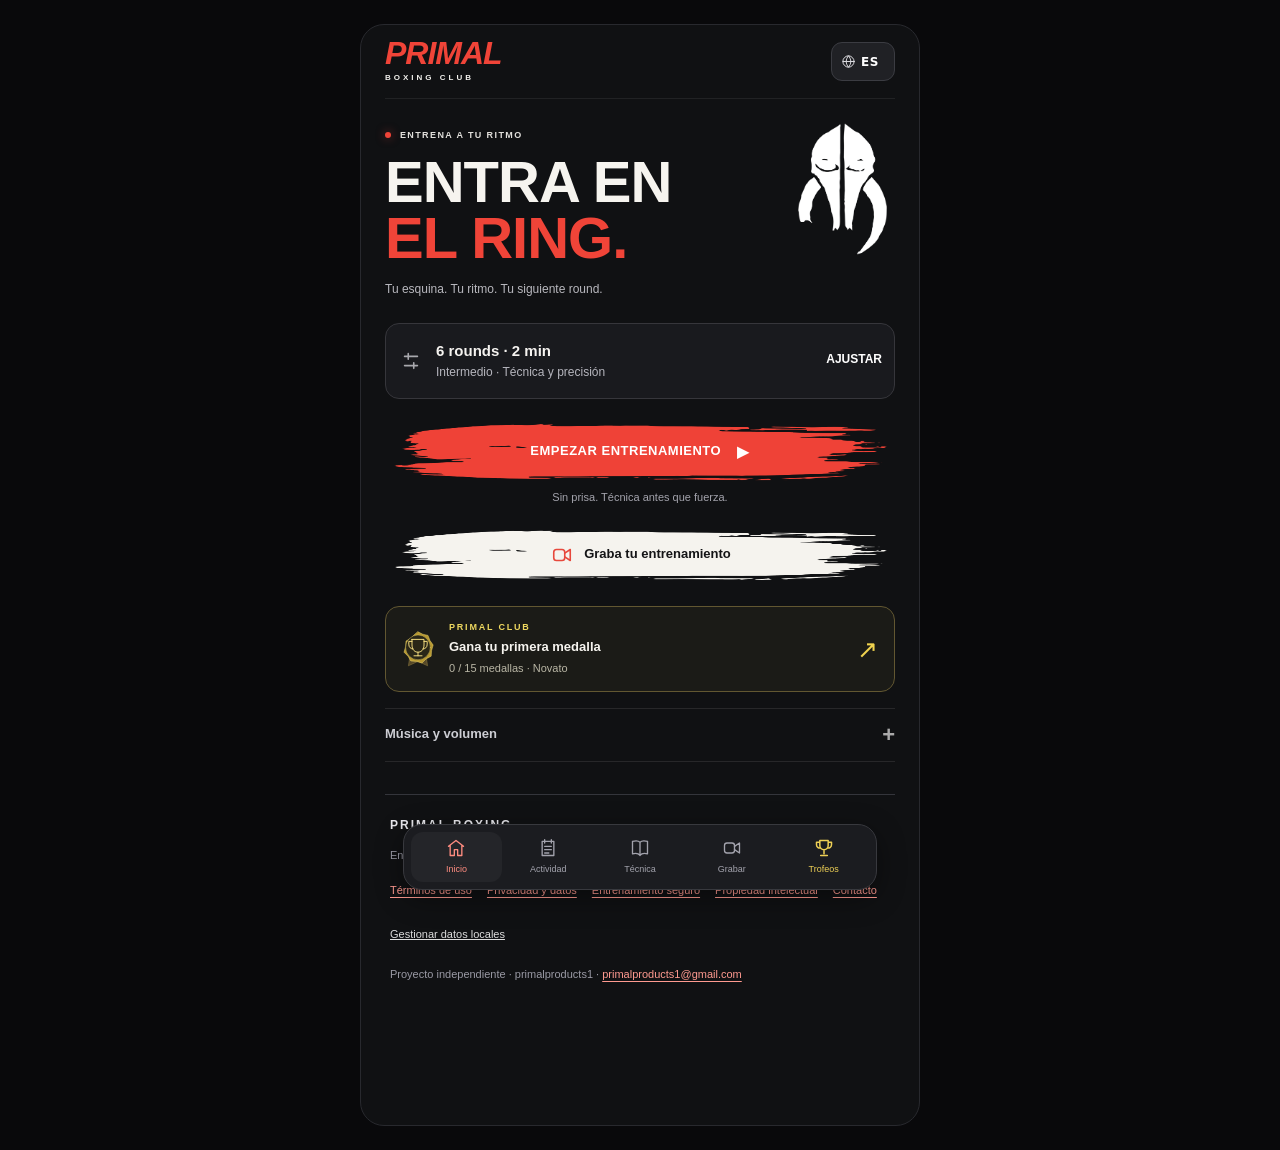
<file: index.html>
<!doctype html><html lang="es"><head><meta charset="utf-8"><meta name="viewport" content="width=device-width,initial-scale=1,viewport-fit=cover"><meta name="theme-color" content="#0b0c0e"><meta name="apple-mobile-web-app-capable" content="yes"><title>PRIMAL Boxing Club · Tu esquina</title><meta name="description" content="PRIMAL Boxing Club: entrenador bilingüe de boxeo con cámara y música."><link rel="icon" href="./primal-favicon.png" type="image/png"><link rel="stylesheet" href="style.css"><link rel="stylesheet" href="loyalty.css"><link rel="stylesheet" href="interface.css"><link rel="stylesheet" href="legal.css"><meta name="referrer" content="no-referrer"><link rel="stylesheet" href="brush-ui.css?v=1"></head><body>
<div class="app-shell">
  <header class="site-header">
    <div class="brand" aria-label="PRIMAL Boxing Club">PRIMAL<span>BOXING CLUB</span></div>
    <div class="header-right"><button id="homeMenu" class="home-menu" type="button">← Inicio</button><label class="language-wrap" for="language"><svg viewBox="0 0 24 24" aria-hidden="true"><circle cx="12" cy="12" r="9"/><path d="M3 12h18M12 3c-5 5-5 13 0 18M12 3c5 5 5 13 0 18"/></svg><select id="language" aria-label="Idioma / Language"><option value="es">ES</option><option value="en">EN</option></select></label>
      <button hidden id="fullscreen" class="circle-button" aria-label="Pantalla completa" title="Pantalla completa"><svg viewBox="0 0 24 24"><path d="M9 4H4v5m11-5h5v5M4 15v5h5m11-5v5h-5"/></svg></button>
    </div>
  </header>
  <main>
    <section class="welcome" aria-label="Tu entrenador PRIMAL">
      <p class="eyebrow"><span class="red-dot"></span> ENTRENA A TU RITMO</p>
      <h1>ENTRA EN<br><em>EL RING.</em></h1>
      <p class="hero-subtitle">Tu esquina. Tu ritmo. Tu siguiente round.</p>
      <div class="hero-character-frame">
        <div class="hero-halo"></div>
        <img class="hero-character" src="./primal.png" alt="Símbolo de PRIMAL en blanco y negro" width="1024" height="1536" fetchpriority="high">
        <span class="hero-mark">NO EXCUSES. JUST ROUNDS.</span>
      </div>
      <div class="hero-stats"><span><strong>114</strong><small>COMBOS</small></span><i></i><span><strong>3</strong><small>NIVELES</small></span><i></i><span><strong>100%</strong><small>A TU RITMO</small></span></div>
    </section>

    <button class="session-chip" data-sheet="settingsSheet" aria-label="Configurar sesión">
      <span class="chip-icon"><svg viewBox="0 0 24 24"><path d="M5 7h14M5 17h14M9 4v6m6 4v6"/></svg></span>
      <span><b id="sessionSummary">6 rounds · 2 min</b><small id="sessionDetail">Intermedio · Técnica y precisión</small></span>
      <span class="chip-edit">AJUSTAR</span>
    </button>

    <div class="record-tools"><button id="recordSetup" class="record-cta" data-sheet="recordSheet" type="button"><span class="record-action-icon" aria-hidden="true"><svg viewBox="0 0 24 24"><rect x="3" y="6" width="12" height="12" rx="3"/><path d="m15 10 6-4v12l-6-4"/></svg></span><span class="record-action-copy"><b id="recordActionTitle">Graba tu entrenamiento</b><small id="recordActionHint">Guarda el video y compártelo al terminar.</small></span><span class="record-action-arrow" aria-hidden="true">›</span></button><button id="recordStop" class="record-stop" type="button" hidden>■ Detener video</button></div>


    <section class="ring" aria-label="Entrenamiento" aria-live="off">
      <div class="ring-top"><span class="round-phase"><span class="phase-dot"></span><span id="phase">EN TU ESQUINA</span></span><span id="recBadge" class="rec-badge" hidden>● REC</span><span id="round">ROUND 01 / 06</span></div>
      <div class="clock-face character-stage"><div class="clock-inner">
        <span class="clock-caption" id="clockCaption">TIEMPO POR ROUND</span>
        <div id="timer" class="timer" role="timer" aria-label="Tiempo restante">02:00</div>
      </div></div>
      <div class="timeline"><div id="progress"></div></div>
      <div class="round-divider"><span id="comboLabel">PREPARA LA GUARDIA</span><span id="counter">00 COMBOS</span></div>
      <div id="sequence" class="sequence" aria-live="polite"><span class="ready-word">Manos arriba.</span></div>
      <p id="cue" class="cue">Escucha la combinación y sigue tu ritmo.</p>
      <div class="execution-control"><label for="gapLive">Tiempo para ejecutar <strong id="gapLiveValue">2 s</strong></label><input id="gapLive" type="range" min="1" max="12" step="1" value="2"><p id="executionStatus"></p><small>La pausa empieza al terminar la voz. Puedes ajustarla aquí.</small></div><div class="ring-bottom"><button id="voiceQuick" aria-label="Activar o desactivar instrucciones de voz" aria-pressed="true"><svg viewBox="0 0 24 24"><path d="M11 5 6 9H3v6h3l5 4V5Zm4 3c3 2 3 6 0 8m3-11c5 4 5 10 0 14"/></svg><span id="voiceStatus">Voz activada</span></button><button id="skip" disabled>SIGUIENTE COMBO <span aria-hidden="true">↻</span></button></div>
    </section>

    <div class="transport"><button class="start" id="start">EMPEZAR ENTRENAMIENTO <span aria-hidden="true">▶</span></button><button id="stop" class="secondary" disabled>Finalizar sesión</button></div>
    <p class="session-footnote" id="sessionFootnote">UNA COMBINACIÓN A LA VEZ.</p>
<aside id="musicDock" class="primal-music-dock" aria-label="Música de fondo">
  <audio id="backgroundMusic" src="./audio/primal-background.mp3?v=20261024-edm" loop preload="metadata" playsinline></audio>
  <div class="primal-music-heading"><span class="primal-music-symbol" aria-hidden="true">♫</span><span><strong>PRIMAL · Música de fondo</strong><small>Música del usuario · volumen reducido</small></span></div>
  <div class="primal-music-actions"><button id="musicToggle" type="button" aria-pressed="false">♫ Desactivar música</button><label for="musicVolume">Volumen relativo <input id="musicVolume" type="range" min="0" max="100" value="100" aria-label="Volumen de música"></label></div>
  <p id="musicStatus" class="primal-music-status" role="status">La música continúa en preparación, rounds y descansos, y se repite al terminar.</p>
</aside>
  </main>
  <footer class="legal-footer" aria-label="Información legal">
    <strong>PRIMAL BOXING</strong><p>Entrena a tu ritmo. Cuida tu cuerpo.</p>
    <nav aria-label="Enlaces legales"><a href="legal.html#terminos" target="_blank" rel="noopener">Términos de uso</a><a href="legal.html#privacidad" target="_blank" rel="noopener">Privacidad y datos</a><a href="legal.html#seguridad" target="_blank" rel="noopener">Entrenamiento seguro</a><a href="legal.html#derechos" target="_blank" rel="noopener">Propiedad intelectual</a><a href="legal.html#contacto" target="_blank" rel="noopener">Contacto</a></nav>
    <button type="button" id="privacyControls">Gestionar datos locales</button>
    <p class="legal-fine">Proyecto independiente · <span data-legal="displayName"></span> · <a data-contact></a></p>
  </footer>
  <nav class="tab-bar" aria-label="Navegación principal">
    <button class="selected" id="trainTab"><svg viewBox="0 0 24 24"><path d="m3 10 9-7 9 7M5 9v12h5v-7h4v7h5V9"/></svg><span>Inicio</span></button>
    <button data-sheet="historySheet"><svg viewBox="0 0 24 24"><path d="M5 4h14v17H5zM8 2v4m8-4v4M8 10h8m-8 4h8m-8 4h5"/></svg><span>Actividad</span></button>
    <button data-sheet="guideSheet"><svg viewBox="0 0 24 24"><path d="M12 5v16M3 4c4-1 7-1 9 1 2-2 5-2 9-1v15c-4-1-7-1-9 2-2-3-5-3-9-2V4Z"/></svg><span>Técnica</span></button>
  </nav>
</div>
<div id="recordStage" class="record-stage" hidden aria-label="Vista previa de grabación">
  <canvas id="recordCanvas" class="record-canvas" width="720" height="1280" aria-label="Vista de cámara, tiempo y combinación"></canvas>
  <div class="record-stage-controls">
    <button id="recordStageMusic" class="record-stage-sound" type="button" aria-label="Pausar o reproducir la música">▶ Música</button><button id="recordStageSound" class="record-stage-sound" type="button" aria-label="Probar voz del entrenador">◖)) Probar voz</button>
    <button id="recordStageHome" class="record-stage-sound" type="button">← Inicio</button><button id="recordStageStop" class="record-stage-stop" type="button">■ Detener video</button>
  </div>
</div>
<dialog id="settingsSheet" class="sheet"><div class="handle"></div><div class="sheet-header"><h2>Tu sesión</h2><button data-close class="done">Listo</button></div><div class="sheet-body"><p class="section-label">ENTRENAMIENTO</p><form id="settings"><fieldset id="config"><div class="group"><label>Nivel<select id="level"><option value="1">Principiante</option><option value="2" selected>Intermedio</option><option value="3">Avanzado</option></select></label><label>Enfoque<select id="focus"><option value="all">Completo</option><option value="technique" selected>Técnica y precisión</option><option value="body">Trabajo al cuerpo</option><option value="defense">Defensa y pasos</option></select></label><label>Guardia<select id="stance"><option value="orthodox">Diestra</option><option value="southpaw">Zurda</option></select></label></div><p class="section-label">TIEMPOS</p><div class="group"><label>Rounds<input id="rounds" type="number" min="1" max="20" value="6" required inputmode="numeric"></label><label>Round <span class="unit">seg</span><input id="work" type="number" min="10" max="900" value="120" required inputmode="numeric"></label><label>Descanso <span class="unit">seg</span><input id="rest" type="number" min="0" max="300" value="30" required inputmode="numeric"></label><label>Preparación <span class="unit">seg</span><input id="prepare" type="number" min="3" max="60" value="10" required inputmode="numeric"></label></div><div class="group range-group"><label>Tiempo para ejecutar <span id="gapValue">2 s</span><input id="gap" type="range" min="1" max="12" value="2"></label></div><p class="field-note">La pausa empieza cuando termina la voz.</p><div class="presets"><button type="button" data-preset="beginner">Suave</button><button type="button" data-preset="classic">Clásico 3′</button><button type="button" data-preset="quick">10 minutos</button></div></fieldset></form><div class="total"><span>Duración total</span><strong id="total">14:40</strong></div><p class="section-label">TU ENTRENADOR</p><div class="group"><label class="toggle">Instrucciones por voz<input id="voice" type="checkbox" role="switch" checked></label><label class="toggle">Campana<input id="bell" type="checkbox" role="switch" checked></label><label class="voice-row">Voz del entrenador<select id="voices"><option>Buscando voces…</option></select></label></div><div class="group range-group"><label>Tono natural PRIMAL<input id="pitch" type="range" min="0.6" max="1.3" step="0.1" value="1"></label><label>Velocidad<input id="rate" type="range" min="0.7" max="1.3" step="0.1" value="1"></label></div><button id="testVoice" class="outline">Escuchar entrenador</button><p class="field-note" id="audioNote">La voz depende de tu dispositivo.</p><p class="field-note">Mantén la pantalla abierta. Al salir, la sesión se pausa.</p></div></dialog>
<dialog id="historySheet" class="sheet"><div class="handle"></div><div class="sheet-header"><h2>Tu actividad</h2><button data-close class="done">Listo</button></div><div class="sheet-body"><p class="sheet-intro">Cada round cuenta.</p><div id="history" class="history"></div><button id="clearHistory" class="text-button">Borrar historial</button><p class="field-note">Tus sesiones se guardan en este dispositivo. El contador registra combos indicados, no golpes detectados.</p></div></dialog>
<dialog id="guideSheet" class="sheet"><div class="handle"></div><div class="sheet-header"><h2>La técnica primero</h2><button data-close class="done">Listo</button></div><div class="sheet-body"><p class="sheet-intro">Aprende. Practica. Repite.</p><p class="field-note">Calienta antes de empezar. Practica sombra o saco con espacio libre. Para trabajo de contacto, busca un entrenador.</p><details open><summary>Golpes y movimientos</summary><p class="field-note">1–6: golpes básicos. C: cuerpo. Las manos adelantada y atrasada cambian según tu guardia.</p><div id="dictionary" class="dictionary"></div></details><details><summary>Tus combinaciones</summary><p id="catalogCount" class="field-note"></p><div id="catalog" class="catalog"></div></details><details><summary>Sobre PRIMAL</summary><p class="field-note">Secuencias de golpes, defensa y desplazamientos para practicar a tu ritmo. Las indicaciones son generales y no sustituyen la supervisión de un entrenador.</p><p class="field-note">Aplicación de entrenamiento independiente. La voz depende del dispositivo.</p></details></div></dialog>

<dialog id="recordSheet" class="sheet record-sheet">
  <div class="handle"></div>
  <div class="sheet-header"><h2>Graba tu entrenamiento</h2><button data-close class="done">Cerrar</button></div>
  <div class="sheet-body">
    <p class="record-lead">Tu video mostrará las combinaciones y guardará la misma voz PRIMAL y música que escuchas mientras grabas.</p>
    <video id="cameraPreview" class="camera-preview" autoplay muted playsinline hidden></video>
    <p class="record-hint">Al empezar, verás la grabación en pantalla completa tal como quedará en el video.</p>
    <div class="record-config"><label>Cámara<select id="cameraDirection"><option value="user">Frontal</option><option value="environment">Trasera</option></select></label>
    <label class="record-mic">Grabar sonido ambiente <input id="recordMicrophone" type="checkbox"></label></div>
    <p class="record-hint">El micrófono está desactivado para evitar eco. La voz PRIMAL y la música se incluyen directamente en el video, sin necesitar el micrófono.</p>
    <p class="record-hint">La misma voz PRIMAL se escucha al entrenar, al grabar y en el video guardado. La velocidad configurada se aplica en ambos modos.</p>
    <p id="recordMessage" class="record-message" role="status">Pulsa Grabar y entrenar. Incluiremos la voz en el video.</p>
    <button id="recordStart" class="start record-start" type="button">● Grabar y entrenar en pantalla completa</button>
    <div id="recordResultTitle" hidden><h3>Tu grabación</h3><p class="record-hint">Revisa el video y guárdalo antes de cerrar la página.</p></div>
    <video id="recordedVideo" class="recorded-video" controls playsinline hidden></video>
    <a id="downloadRecording" class="record-save" href="#" hidden download>↓ Guardar video</a>
    <button id="shareRecording" class="record-secondary" hidden>Compartir / Guardar en Fotos</button>
    <button id="newRecording" class="record-secondary" hidden>Iniciar otra grabación</button>
    <p class="record-hint">Graba solo a personas que lo hayan autorizado. Antes de compartir, comprueba que tienes permiso para publicar la imagen, la voz y la música del video. <a href="legal.html#grabaciones" target="_blank" rel="noopener">Más información</a>.</p><p class="record-privacy">Video local: no se sube a ningún servidor.</p>
  </div>
</dialog>
<script src="storage-migration.js"></script><script src="legal-config.js"></script><script src="music-playlist.js?v=20261024-edm"></script><script src="i18n.js"></script><script src="core.js"></script><script src="voice-bank.js"></script><script src="coach.js?v=20261014-r2"></script><script src="app.js"></script><script src="mobile.js"></script><script src="music.js?v=20261024-rest-loop"></script><script src="recorder.js"></script><script src="home.js"></script><script src="loyalty-core.js"></script><script src="loyalty.js"></script><script src="interface.js?v=20261014-r2"></script><script src="legal.js"></script><script src="brush-ui.js?v=1"></script></body></html>
</file>
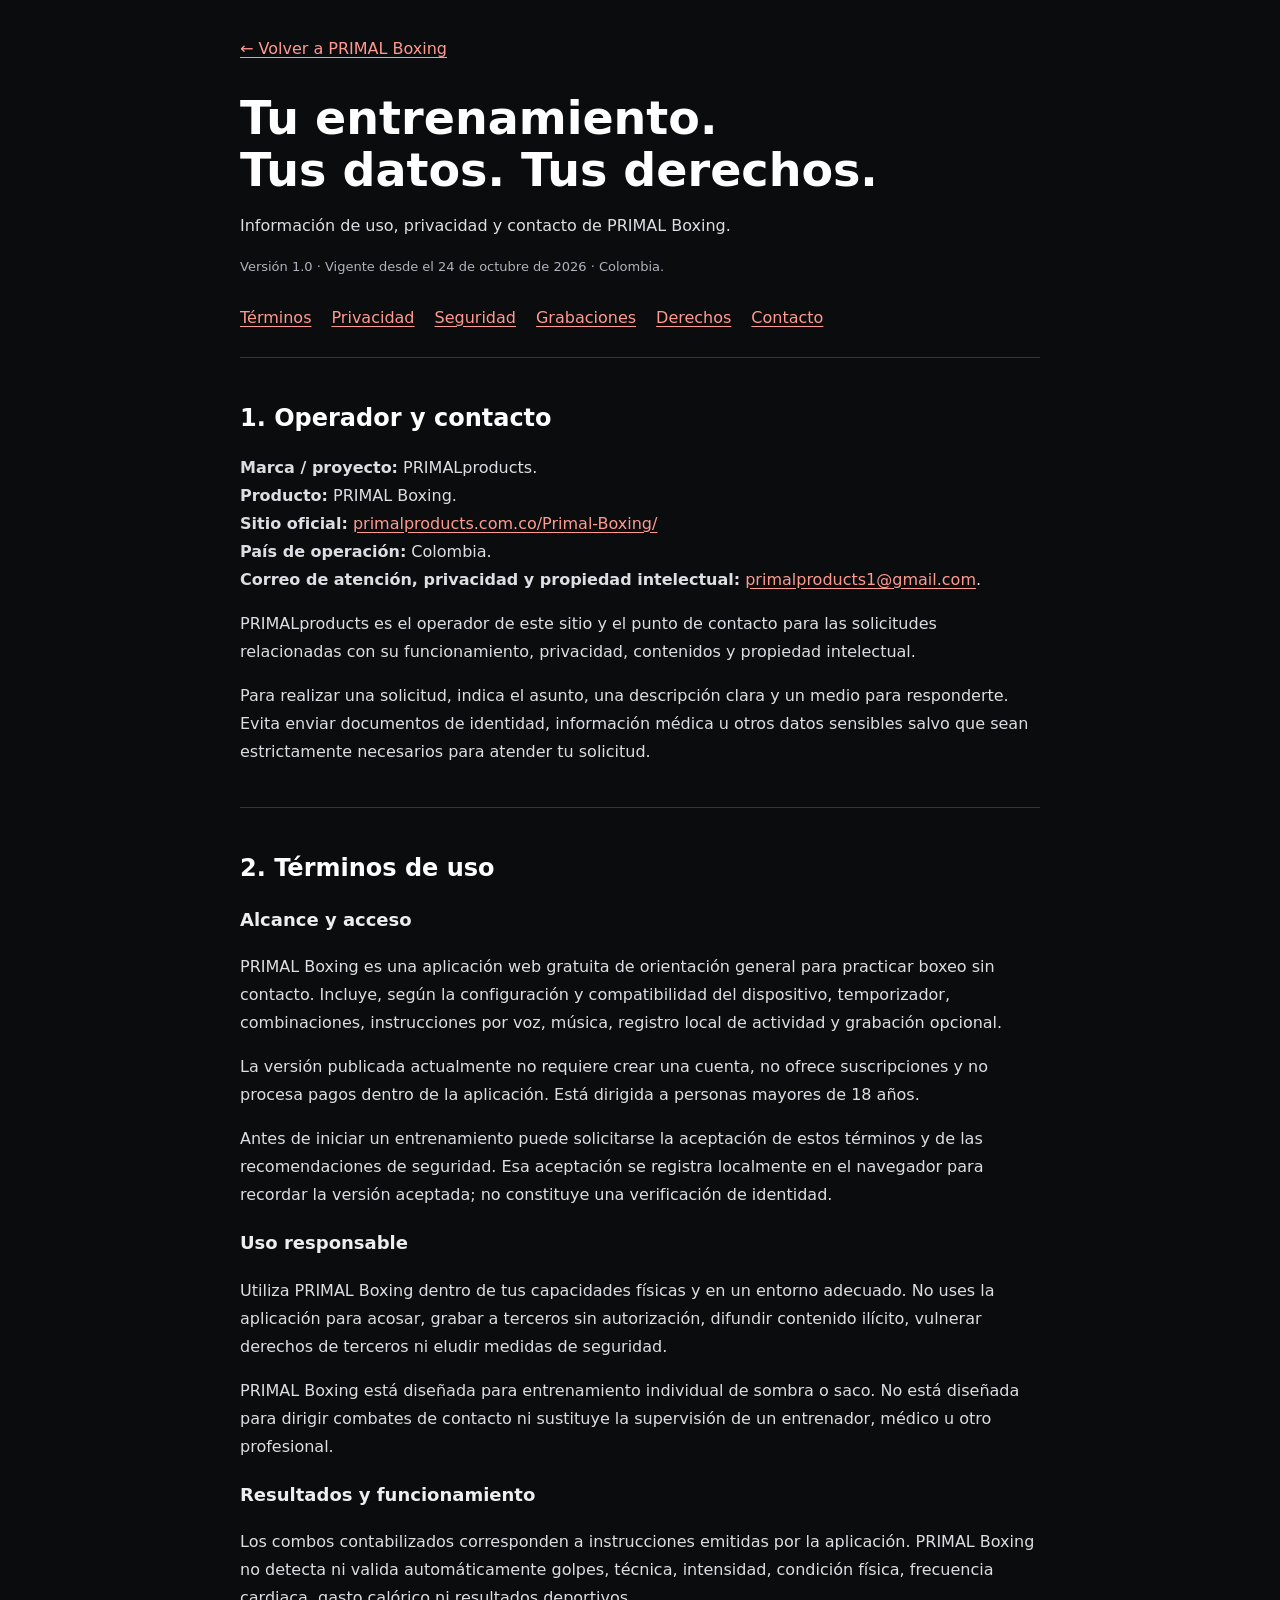
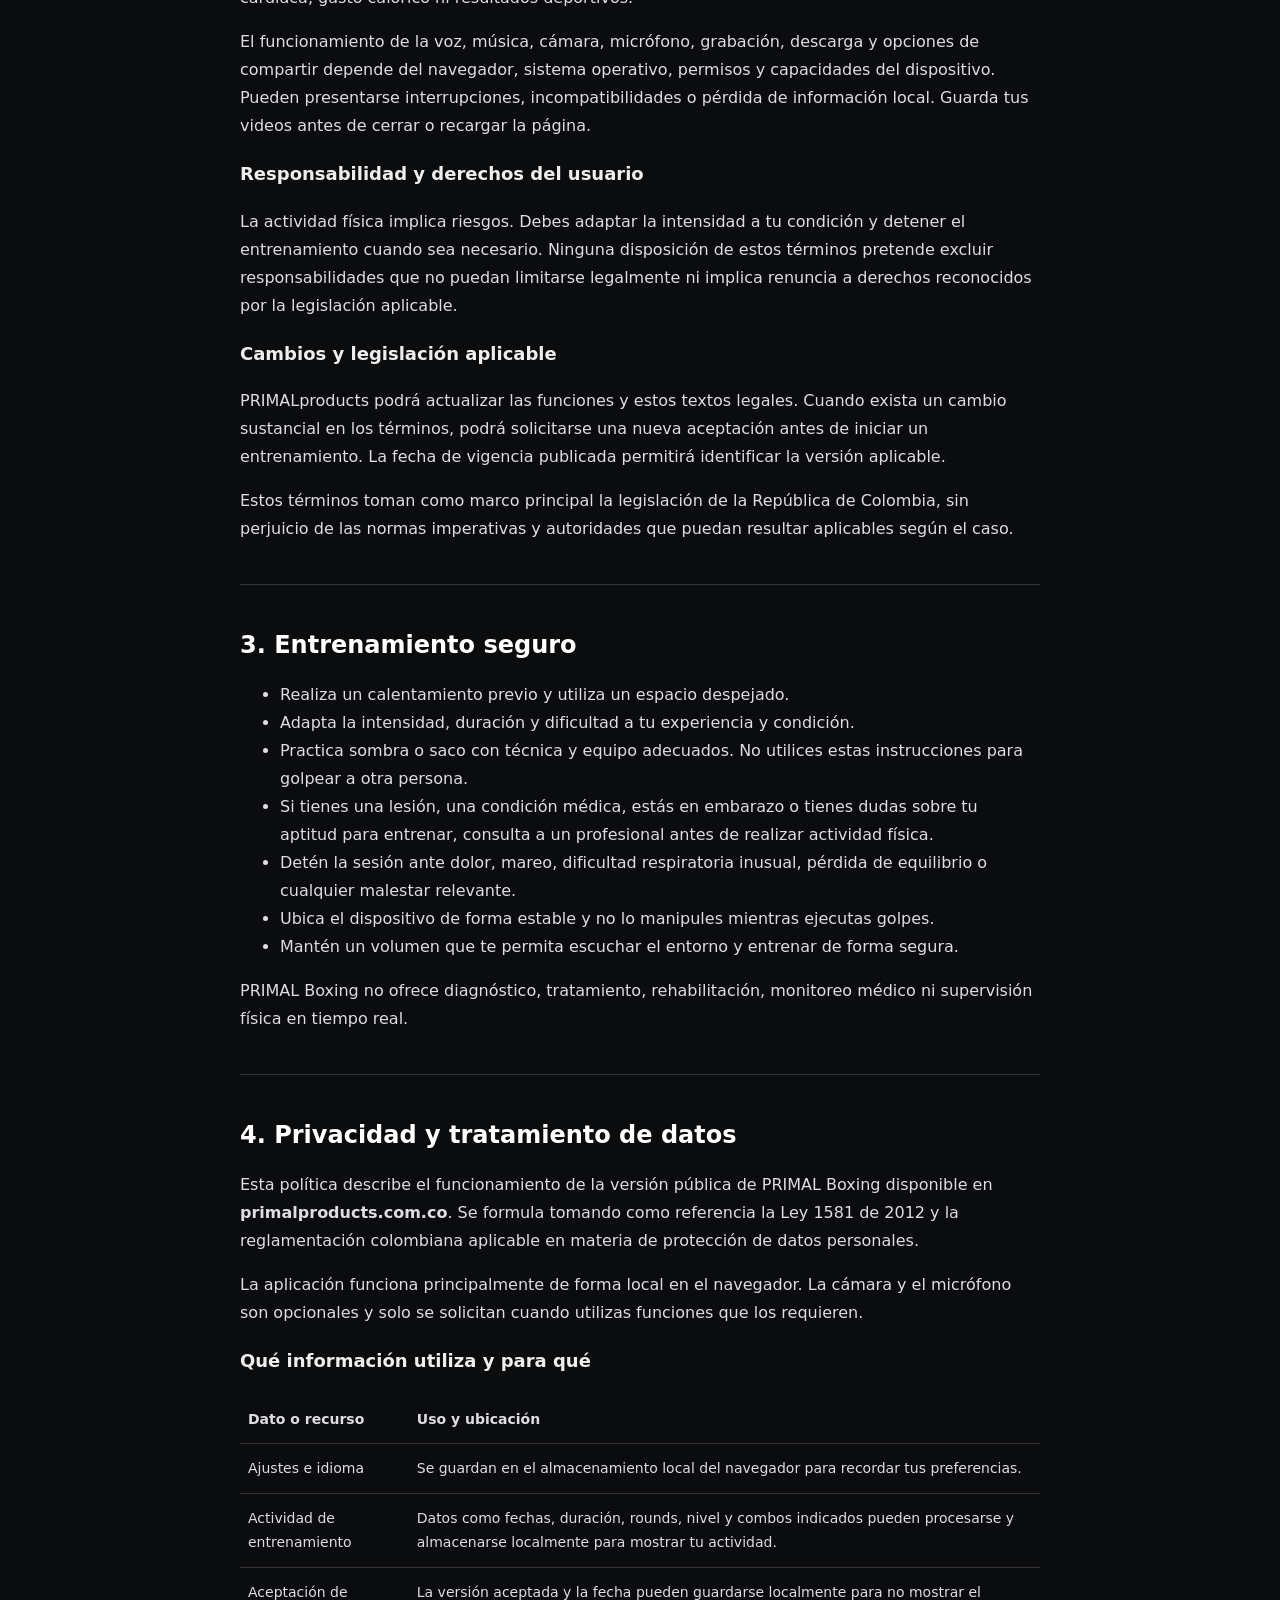
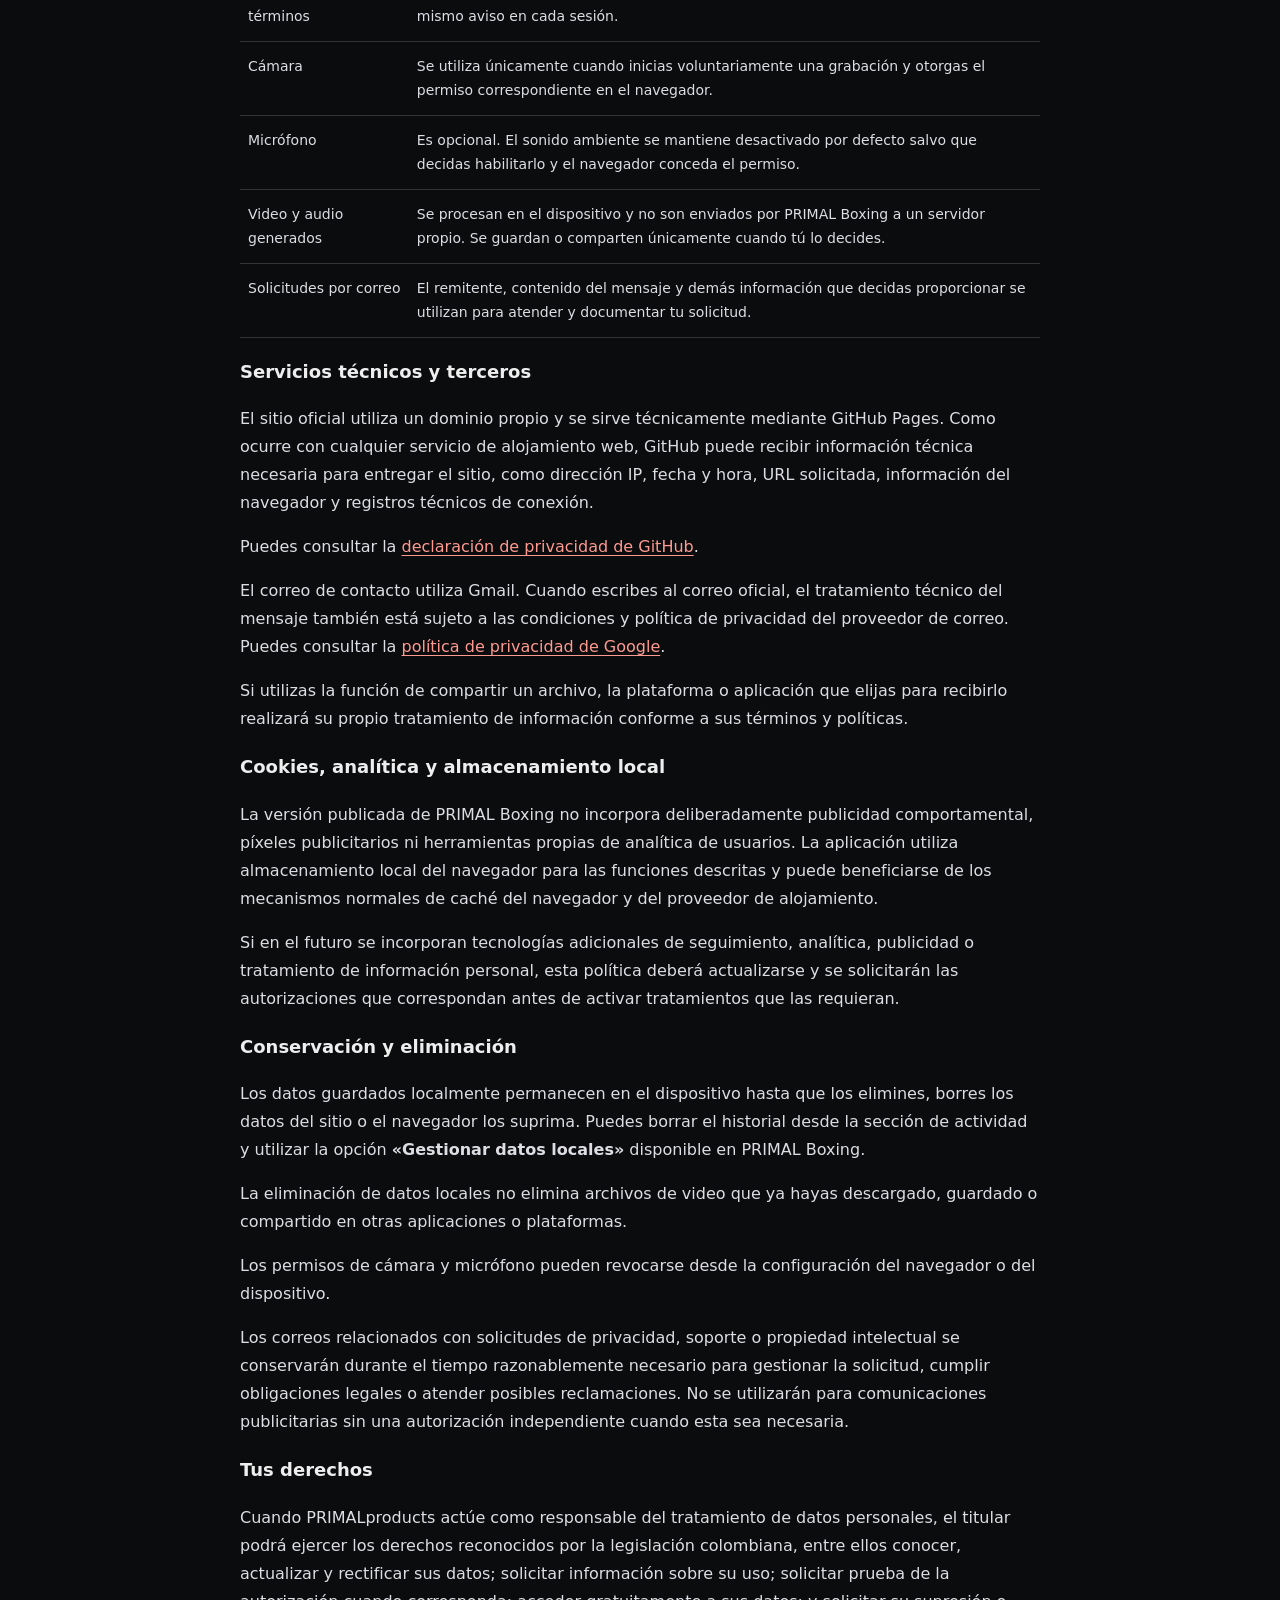
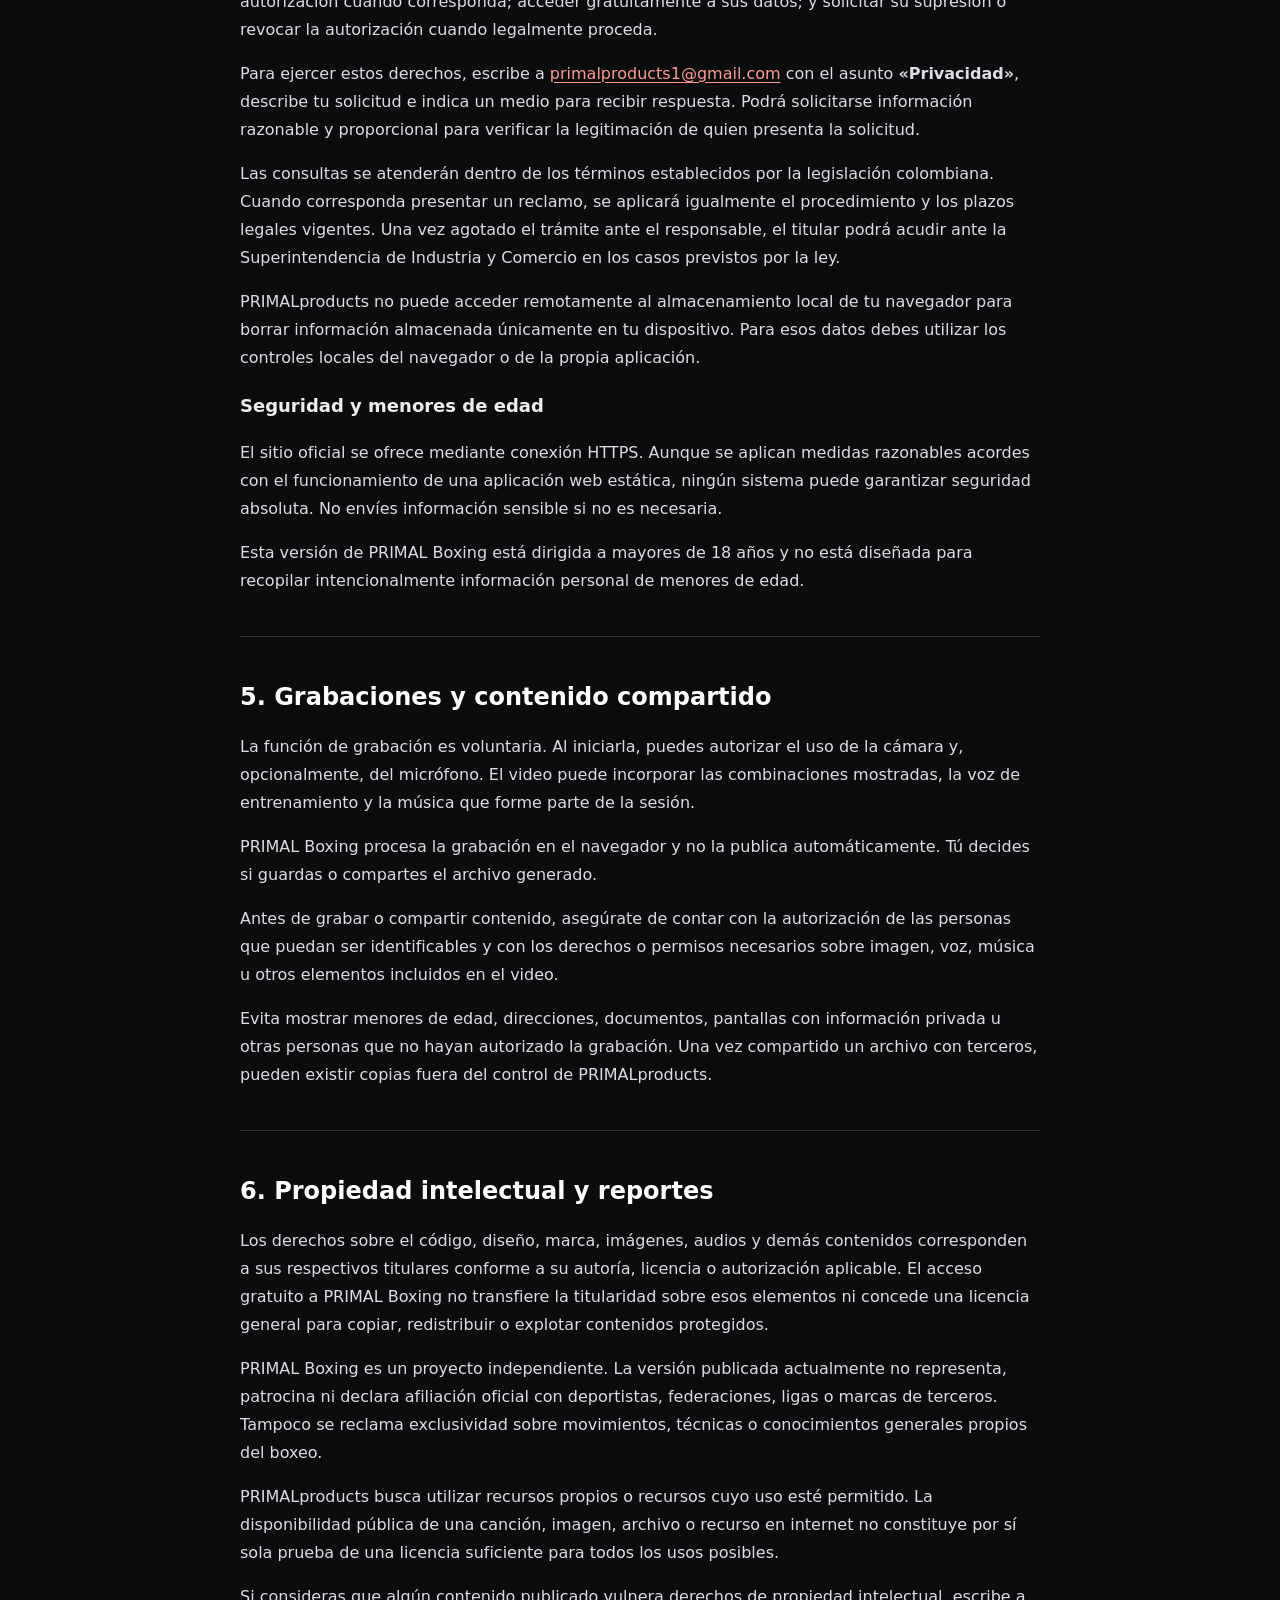
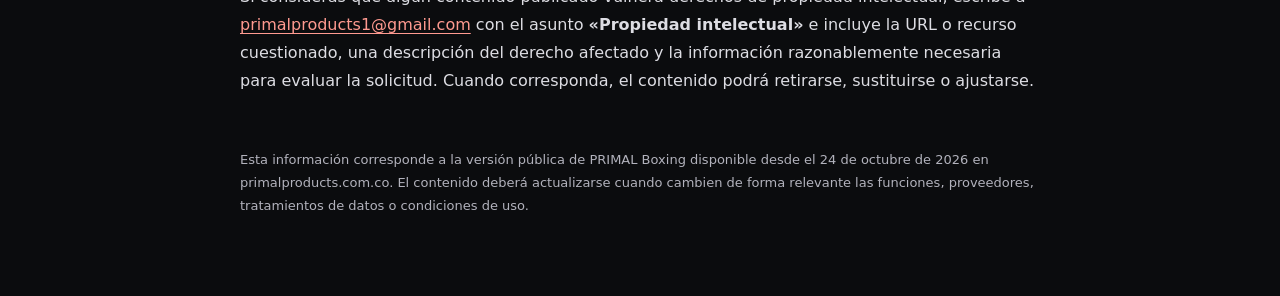
<file: legal.html>
<!doctype html>
<html lang="es">
<head>
  <meta charset="utf-8">
  <meta name="viewport" content="width=device-width,initial-scale=1">
  <meta name="referrer" content="no-referrer">
  <meta name="theme-color" content="#0b0c0e">

  <title>Información legal · PRIMAL Boxing | PRIMALproducts</title>
  <meta name="description" content="Términos de uso, privacidad, seguridad, grabaciones, propiedad intelectual y contacto de PRIMAL Boxing.">
  <link rel="canonical" href="https://primalproducts.com.co/Primal-Boxing/legal.html">
  <link rel="icon" href="primal-favicon.png">
  <link rel="stylesheet" href="legal.css">
</head>

<body class="legal-page">
<main>
  <a class="back" href="./">← Volver a PRIMAL Boxing</a>

  <h1>Tu entrenamiento.<br>Tus datos. Tus derechos.</h1>
  <p>Información de uso, privacidad y contacto de PRIMAL Boxing.</p>
  <p class="meta">Versión 1.0 · Vigente desde el 24 de octubre de 2026 · Colombia.</p>

  <nav aria-label="Contenido legal">
    <a href="#terminos">Términos</a>
    <a href="#privacidad">Privacidad</a>
    <a href="#seguridad">Seguridad</a>
    <a href="#grabaciones">Grabaciones</a>
    <a href="#derechos">Derechos</a>
    <a href="#contacto">Contacto</a>
  </nav>

  <section id="contacto">
    <h2>1. Operador y contacto</h2>

    <p>
      <strong>Marca / proyecto:</strong> PRIMALproducts.<br>
      <strong>Producto:</strong> PRIMAL Boxing.<br>
      <strong>Sitio oficial:</strong>
      <a href="https://primalproducts.com.co/Primal-Boxing/" target="_blank" rel="noopener noreferrer">
        primalproducts.com.co/Primal-Boxing/
      </a><br>
      <strong>País de operación:</strong> Colombia.<br>
      <strong>Correo de atención, privacidad y propiedad intelectual:</strong>
      <a href="mailto:primalproducts1@gmail.com">primalproducts1@gmail.com</a>.
    </p>

    <p>
      PRIMALproducts es el operador de este sitio y el punto de contacto para las solicitudes relacionadas
      con su funcionamiento, privacidad, contenidos y propiedad intelectual.
    </p>

    <p>
      Para realizar una solicitud, indica el asunto, una descripción clara y un medio para responderte.
      Evita enviar documentos de identidad, información médica u otros datos sensibles salvo que sean
      estrictamente necesarios para atender tu solicitud.
    </p>
  </section>

  <section id="terminos">
    <h2>2. Términos de uso</h2>

    <h3>Alcance y acceso</h3>
    <p>
      PRIMAL Boxing es una aplicación web gratuita de orientación general para practicar boxeo sin contacto.
      Incluye, según la configuración y compatibilidad del dispositivo, temporizador, combinaciones,
      instrucciones por voz, música, registro local de actividad y grabación opcional.
    </p>

    <p>
      La versión publicada actualmente no requiere crear una cuenta, no ofrece suscripciones y no procesa
      pagos dentro de la aplicación. Está dirigida a personas mayores de 18 años.
    </p>

    <p>
      Antes de iniciar un entrenamiento puede solicitarse la aceptación de estos términos y de las
      recomendaciones de seguridad. Esa aceptación se registra localmente en el navegador para recordar
      la versión aceptada; no constituye una verificación de identidad.
    </p>

    <h3>Uso responsable</h3>
    <p>
      Utiliza PRIMAL Boxing dentro de tus capacidades físicas y en un entorno adecuado. No uses la
      aplicación para acosar, grabar a terceros sin autorización, difundir contenido ilícito, vulnerar
      derechos de terceros ni eludir medidas de seguridad.
    </p>

    <p>
      PRIMAL Boxing está diseñada para entrenamiento individual de sombra o saco. No está diseñada para
      dirigir combates de contacto ni sustituye la supervisión de un entrenador, médico u otro profesional.
    </p>

    <h3>Resultados y funcionamiento</h3>
    <p>
      Los combos contabilizados corresponden a instrucciones emitidas por la aplicación. PRIMAL Boxing
      no detecta ni valida automáticamente golpes, técnica, intensidad, condición física, frecuencia
      cardiaca, gasto calórico ni resultados deportivos.
    </p>

    <p>
      El funcionamiento de la voz, música, cámara, micrófono, grabación, descarga y opciones de compartir
      depende del navegador, sistema operativo, permisos y capacidades del dispositivo. Pueden presentarse
      interrupciones, incompatibilidades o pérdida de información local. Guarda tus videos antes de cerrar
      o recargar la página.
    </p>

    <h3>Responsabilidad y derechos del usuario</h3>
    <p>
      La actividad física implica riesgos. Debes adaptar la intensidad a tu condición y detener el
      entrenamiento cuando sea necesario. Ninguna disposición de estos términos pretende excluir
      responsabilidades que no puedan limitarse legalmente ni implica renuncia a derechos reconocidos
      por la legislación aplicable.
    </p>

    <h3>Cambios y legislación aplicable</h3>
    <p>
      PRIMALproducts podrá actualizar las funciones y estos textos legales. Cuando exista un cambio
      sustancial en los términos, podrá solicitarse una nueva aceptación antes de iniciar un entrenamiento.
      La fecha de vigencia publicada permitirá identificar la versión aplicable.
    </p>

    <p>
      Estos términos toman como marco principal la legislación de la República de Colombia, sin perjuicio
      de las normas imperativas y autoridades que puedan resultar aplicables según el caso.
    </p>
  </section>

  <section id="seguridad">
    <h2>3. Entrenamiento seguro</h2>

    <ul>
      <li>Realiza un calentamiento previo y utiliza un espacio despejado.</li>
      <li>Adapta la intensidad, duración y dificultad a tu experiencia y condición.</li>
      <li>Practica sombra o saco con técnica y equipo adecuados. No utilices estas instrucciones para golpear a otra persona.</li>
      <li>Si tienes una lesión, una condición médica, estás en embarazo o tienes dudas sobre tu aptitud para entrenar, consulta a un profesional antes de realizar actividad física.</li>
      <li>Detén la sesión ante dolor, mareo, dificultad respiratoria inusual, pérdida de equilibrio o cualquier malestar relevante.</li>
      <li>Ubica el dispositivo de forma estable y no lo manipules mientras ejecutas golpes.</li>
      <li>Mantén un volumen que te permita escuchar el entorno y entrenar de forma segura.</li>
    </ul>

    <p>
      PRIMAL Boxing no ofrece diagnóstico, tratamiento, rehabilitación, monitoreo médico ni supervisión
      física en tiempo real.
    </p>
  </section>

  <section id="privacidad">
    <h2>4. Privacidad y tratamiento de datos</h2>

    <p>
      Esta política describe el funcionamiento de la versión pública de PRIMAL Boxing disponible en
      <strong>primalproducts.com.co</strong>. Se formula tomando como referencia la Ley 1581 de 2012 y
      la reglamentación colombiana aplicable en materia de protección de datos personales.
    </p>

    <p>
      La aplicación funciona principalmente de forma local en el navegador. La cámara y el micrófono
      son opcionales y solo se solicitan cuando utilizas funciones que los requieren.
    </p>

    <h3>Qué información utiliza y para qué</h3>

    <table>
      <thead>
        <tr>
          <th>Dato o recurso</th>
          <th>Uso y ubicación</th>
        </tr>
      </thead>
      <tbody>
        <tr>
          <td>Ajustes e idioma</td>
          <td>Se guardan en el almacenamiento local del navegador para recordar tus preferencias.</td>
        </tr>
        <tr>
          <td>Actividad de entrenamiento</td>
          <td>Datos como fechas, duración, rounds, nivel y combos indicados pueden procesarse y almacenarse localmente para mostrar tu actividad.</td>
        </tr>
        <tr>
          <td>Aceptación de términos</td>
          <td>La versión aceptada y la fecha pueden guardarse localmente para no mostrar el mismo aviso en cada sesión.</td>
        </tr>
        <tr>
          <td>Cámara</td>
          <td>Se utiliza únicamente cuando inicias voluntariamente una grabación y otorgas el permiso correspondiente en el navegador.</td>
        </tr>
        <tr>
          <td>Micrófono</td>
          <td>Es opcional. El sonido ambiente se mantiene desactivado por defecto salvo que decidas habilitarlo y el navegador conceda el permiso.</td>
        </tr>
        <tr>
          <td>Video y audio generados</td>
          <td>Se procesan en el dispositivo y no son enviados por PRIMAL Boxing a un servidor propio. Se guardan o comparten únicamente cuando tú lo decides.</td>
        </tr>
        <tr>
          <td>Solicitudes por correo</td>
          <td>El remitente, contenido del mensaje y demás información que decidas proporcionar se utilizan para atender y documentar tu solicitud.</td>
        </tr>
      </tbody>
    </table>

    <h3>Servicios técnicos y terceros</h3>

    <p>
      El sitio oficial utiliza un dominio propio y se sirve técnicamente mediante GitHub Pages.
      Como ocurre con cualquier servicio de alojamiento web, GitHub puede recibir información técnica
      necesaria para entregar el sitio, como dirección IP, fecha y hora, URL solicitada, información del
      navegador y registros técnicos de conexión.
    </p>

    <p>
      Puedes consultar la
      <a href="https://docs.github.com/en/site-policy/privacy-policies/github-general-privacy-statement"
         target="_blank" rel="noopener noreferrer">declaración de privacidad de GitHub</a>.
    </p>

    <p>
      El correo de contacto utiliza Gmail. Cuando escribes al correo oficial, el tratamiento técnico del
      mensaje también está sujeto a las condiciones y política de privacidad del proveedor de correo.
      Puedes consultar la
      <a href="https://policies.google.com/privacy?hl=es"
         target="_blank" rel="noopener noreferrer">política de privacidad de Google</a>.
    </p>

    <p>
      Si utilizas la función de compartir un archivo, la plataforma o aplicación que elijas para recibirlo
      realizará su propio tratamiento de información conforme a sus términos y políticas.
    </p>

    <h3>Cookies, analítica y almacenamiento local</h3>

    <p>
      La versión publicada de PRIMAL Boxing no incorpora deliberadamente publicidad comportamental,
      píxeles publicitarios ni herramientas propias de analítica de usuarios. La aplicación utiliza
      almacenamiento local del navegador para las funciones descritas y puede beneficiarse de los
      mecanismos normales de caché del navegador y del proveedor de alojamiento.
    </p>

    <p>
      Si en el futuro se incorporan tecnologías adicionales de seguimiento, analítica, publicidad o
      tratamiento de información personal, esta política deberá actualizarse y se solicitarán las
      autorizaciones que correspondan antes de activar tratamientos que las requieran.
    </p>

    <h3>Conservación y eliminación</h3>

    <p>
      Los datos guardados localmente permanecen en el dispositivo hasta que los elimines, borres los
      datos del sitio o el navegador los suprima. Puedes borrar el historial desde la sección de actividad
      y utilizar la opción <strong>«Gestionar datos locales»</strong> disponible en PRIMAL Boxing.
    </p>

    <p>
      La eliminación de datos locales no elimina archivos de video que ya hayas descargado, guardado o
      compartido en otras aplicaciones o plataformas.
    </p>

    <p>
      Los permisos de cámara y micrófono pueden revocarse desde la configuración del navegador o del
      dispositivo.
    </p>

    <p>
      Los correos relacionados con solicitudes de privacidad, soporte o propiedad intelectual se conservarán
      durante el tiempo razonablemente necesario para gestionar la solicitud, cumplir obligaciones legales
      o atender posibles reclamaciones. No se utilizarán para comunicaciones publicitarias sin una
      autorización independiente cuando esta sea necesaria.
    </p>

    <h3>Tus derechos</h3>

    <p>
      Cuando PRIMALproducts actúe como responsable del tratamiento de datos personales, el titular podrá
      ejercer los derechos reconocidos por la legislación colombiana, entre ellos conocer, actualizar y
      rectificar sus datos; solicitar información sobre su uso; solicitar prueba de la autorización cuando
      corresponda; acceder gratuitamente a sus datos; y solicitar su supresión o revocar la autorización
      cuando legalmente proceda.
    </p>

    <p>
      Para ejercer estos derechos, escribe a
      <a href="mailto:primalproducts1@gmail.com">primalproducts1@gmail.com</a>
      con el asunto <strong>«Privacidad»</strong>, describe tu solicitud e indica un medio para recibir
      respuesta. Podrá solicitarse información razonable y proporcional para verificar la legitimación
      de quien presenta la solicitud.
    </p>

    <p>
      Las consultas se atenderán dentro de los términos establecidos por la legislación colombiana.
      Cuando corresponda presentar un reclamo, se aplicará igualmente el procedimiento y los plazos legales
      vigentes. Una vez agotado el trámite ante el responsable, el titular podrá acudir ante la
      Superintendencia de Industria y Comercio en los casos previstos por la ley.
    </p>

    <p>
      PRIMALproducts no puede acceder remotamente al almacenamiento local de tu navegador para borrar
      información almacenada únicamente en tu dispositivo. Para esos datos debes utilizar los controles
      locales del navegador o de la propia aplicación.
    </p>

    <h3>Seguridad y menores de edad</h3>

    <p>
      El sitio oficial se ofrece mediante conexión HTTPS. Aunque se aplican medidas razonables acordes con
      el funcionamiento de una aplicación web estática, ningún sistema puede garantizar seguridad absoluta.
      No envíes información sensible si no es necesaria.
    </p>

    <p>
      Esta versión de PRIMAL Boxing está dirigida a mayores de 18 años y no está diseñada para recopilar
      intencionalmente información personal de menores de edad.
    </p>
  </section>

  <section id="grabaciones">
    <h2>5. Grabaciones y contenido compartido</h2>

    <p>
      La función de grabación es voluntaria. Al iniciarla, puedes autorizar el uso de la cámara y,
      opcionalmente, del micrófono. El video puede incorporar las combinaciones mostradas, la voz de
      entrenamiento y la música que forme parte de la sesión.
    </p>

    <p>
      PRIMAL Boxing procesa la grabación en el navegador y no la publica automáticamente. Tú decides si
      guardas o compartes el archivo generado.
    </p>

    <p>
      Antes de grabar o compartir contenido, asegúrate de contar con la autorización de las personas que
      puedan ser identificables y con los derechos o permisos necesarios sobre imagen, voz, música u otros
      elementos incluidos en el video.
    </p>

    <p>
      Evita mostrar menores de edad, direcciones, documentos, pantallas con información privada u otras
      personas que no hayan autorizado la grabación. Una vez compartido un archivo con terceros, pueden
      existir copias fuera del control de PRIMALproducts.
    </p>
  </section>

  <section id="derechos">
    <h2>6. Propiedad intelectual y reportes</h2>

    <p>
      Los derechos sobre el código, diseño, marca, imágenes, audios y demás contenidos corresponden a sus
      respectivos titulares conforme a su autoría, licencia o autorización aplicable. El acceso gratuito a
      PRIMAL Boxing no transfiere la titularidad sobre esos elementos ni concede una licencia general para
      copiar, redistribuir o explotar contenidos protegidos.
    </p>

    <p>
      PRIMAL Boxing es un proyecto independiente. La versión publicada actualmente no representa,
      patrocina ni declara afiliación oficial con deportistas, federaciones, ligas o marcas de terceros.
      Tampoco se reclama exclusividad sobre movimientos, técnicas o conocimientos generales propios del boxeo.
    </p>

    <p>
      PRIMALproducts busca utilizar recursos propios o recursos cuyo uso esté permitido. La disponibilidad
      pública de una canción, imagen, archivo o recurso en internet no constituye por sí sola prueba de una
      licencia suficiente para todos los usos posibles.
    </p>

    <p>
      Si consideras que algún contenido publicado vulnera derechos de propiedad intelectual, escribe a
      <a href="mailto:primalproducts1@gmail.com">primalproducts1@gmail.com</a>
      con el asunto <strong>«Propiedad intelectual»</strong> e incluye la URL o recurso cuestionado,
      una descripción del derecho afectado y la información razonablemente necesaria para evaluar la
      solicitud. Cuando corresponda, el contenido podrá retirarse, sustituirse o ajustarse.
    </p>
  </section>

  <p class="meta">
    Esta información corresponde a la versión pública de PRIMAL Boxing disponible desde el 24 de octubre de 2026
    en primalproducts.com.co. El contenido deberá actualizarse cuando cambien de forma relevante las funciones,
    proveedores, tratamientos de datos o condiciones de uso.
  </p>
</main>
</body>
</html>
</file>
<file: style.css>
/* PRIMAL Boxing Club. Static, responsive, no external font required. */
:root{--bg:#0c0d0f;--panel:#161719;--surface:#1c1d20;--line:#323236;--ink:#f6f4ef;--sub:#aaa9a7;--red:#ec3c32;--red2:#b92b28;--gold:#ecc39e}
*,*::before,*::after{box-sizing:border-box}
html{background:#050607;scroll-behavior:smooth}
body{margin:0;min-height:100vh;background:#08090b;color:var(--ink);font:15px/1.45 -apple-system,BlinkMacSystemFont,'Segoe UI',Roboto,Arial,sans-serif;-webkit-font-smoothing:antialiased}
button,input,select{font:inherit}button{cursor:pointer;-webkit-tap-highlight-color:transparent}button:disabled{cursor:not-allowed;opacity:.44}button:focus-visible,a:focus-visible,input:focus-visible,select:focus-visible,summary:focus-visible{outline:2px solid #ffac7a;outline-offset:3px}a{color:#ffa29c}
svg{width:22px;height:22px;stroke:currentColor;stroke-width:1.75;stroke-linecap:round;stroke-linejoin:round;fill:none}
.app-shell{max-width:510px;min-height:100dvh;margin:0 auto;background:var(--bg);position:relative;padding:env(safe-area-inset-top) 22px calc(177px + env(safe-area-inset-bottom));overflow:hidden;box-shadow:0 15px 95px #0009}
.site-header{height:75px;display:flex;align-items:center;justify-content:space-between;gap:12px;border-bottom:1px solid #ffffff12}
.brand{font-family:Impact,'Arial Narrow',Arial,sans-serif;font-size:32px;font-weight:900;line-height:.83;letter-spacing:-1.4px;color:var(--red)}.brand span{display:block;margin-top:7px;color:#f2f1ed;font:700 8px/1.3 -apple-system,sans-serif;letter-spacing:3.25px}
.header-right{display:flex;align-items:center;gap:13px}.red-dot{display:inline-block;border-radius:50%;width:6px;height:6px;background:var(--red);margin-right:5px;box-shadow:0 0 10px #f6474080}.circle-button{width:38px;height:38px;display:grid;place-items:center;background:#ffffff09;border:1px solid #ffffff24;border-radius:12px;color:#eee}
.welcome{display:block;padding-top:24px}.eyebrow{font-weight:800;color:#e2e0dc;font-size:10px;letter-spacing:2.5px;margin:0 0 9px}h1{font-family:Impact,'Arial Narrow',Arial,sans-serif;font-weight:900;font-size:clamp(53px,13vw,78px);line-height:.90;letter-spacing:-.6px;margin:0;max-width:440px}h1 em{font-style:normal;color:var(--red)}.hero-subtitle{color:var(--sub);font-size:13px;margin:13px 0 0}.hero-character-frame{height:clamp(250px,72vw,352px);position:relative;margin:4px -22px 0;overflow:hidden;display:flex;justify-content:center;align-items:flex-end;isolation:isolate}.hero-halo{position:absolute;z-index:-1;width:260px;height:260px;top:22px;border-radius:50%;background:radial-gradient(circle at 50% 45%,#a537253d 0,#50221c20 39%,transparent 75%);box-shadow:inset 0 0 0 1px #c14e3b1f}.hero-character{width:auto;height:116%;max-width:94%;object-fit:contain;object-position:center bottom;filter:drop-shadow(0 12px 24px #000b)}.hero-mark{position:absolute;bottom:13px;left:22px;font-size:8px;font-weight:800;letter-spacing:2px;color:#d2ceca;opacity:.7}.hero-stats{display:flex;justify-content:space-around;align-items:center;border:1px solid #333338;border-radius:16px;padding:12px 5px;background:#151619}.hero-stats span{text-align:center}.hero-stats strong{display:block;font-family:Impact,Arial;font-weight:800;font-size:24px;letter-spacing:.4px}.hero-stats small{display:block;color:#999a9b;font-size:8px;letter-spacing:1.2px;font-weight:700}.hero-stats i{height:21px;border-left:1px solid #48484a}
.session-chip{display:flex;align-items:center;width:100%;gap:13px;padding:14px 15px;margin:15px 0 0;background:#1a1b1e;border:1px solid #39393c;border-radius:15px;color:#f5f3f0;text-align:left}.chip-icon{width:37px;height:37px;border-radius:11px;background:#313234;display:grid;place-items:center;color:#e8e8e8;flex:0 0 auto}.session-chip b{font-size:14px;font-weight:750;display:block}.session-chip small{font-size:11px;color:#999;display:block;margin-top:2px}.chip-edit{margin-left:auto;color:#ff8074;font-size:10px;letter-spacing:.7px;font-weight:800;white-space:nowrap}.chip-edit span{font-size:14px}
.ring{display:none;position:relative;margin-top:14px;padding:18px 0 0;background:var(--bg);border-top:2px solid var(--red);min-height:clamp(450px,67dvh,760px)}.ring-top{display:flex;justify-content:space-between;align-items:center;gap:10px;font-size:10px;color:#aaa;letter-spacing:1.3px;font-weight:800}.round-phase{display:flex;gap:5px;align-items:center;color:#eee}.phase-dot{width:7px;height:7px;border-radius:50%;background:var(--red)}.clock-face{background:none;position:relative;display:flex;justify-content:center;margin:clamp(22px,6dvh,65px) auto 22px}.clock-inner{display:flex;flex-direction:column;align-items:center;justify-content:center}.clock-caption{order:2;color:#b2b1b2;font-size:10px;font-weight:700;letter-spacing:3px;margin-top:4px}.timer{color:var(--red);font:900 clamp(81px,22vw,120px)/1 Impact,'Arial Narrow',sans-serif;letter-spacing:-1px;font-variant-numeric:tabular-nums}.timeline{height:3px;width:100%;background:#343439;overflow:hidden;border-radius:5px}.timeline div{height:100%;width:0;background:var(--red);border-radius:5px;transition:width .12s linear}.round-divider{display:flex;justify-content:space-between;color:#8e9094;font-weight:800;font-size:9px;letter-spacing:1.4px;margin-top:34px}.sequence{margin:16px auto 10px;min-height:205px;display:flex;flex-direction:column;align-items:center;justify-content:center;gap:9px;text-align:center}.ready-word{font:900 clamp(29px,9vw,48px)/1.06 Impact,'Arial Narrow',sans-serif;text-transform:uppercase;letter-spacing:.3px}.move{display:flex;flex-direction:column-reverse;align-items:center;gap:0}.move b{color:var(--red);font-size:10px;line-height:1.4;font-weight:800;letter-spacing:1.4px}.move span{display:block;color:#f8f8f9;font:900 clamp(26px,7.4vw,46px)/1.06 Impact,'Arial Narrow',sans-serif;text-transform:uppercase;letter-spacing:.05px;overflow-wrap:anywhere}.sequence:has(.move:nth-child(4)) .move span{font-size:clamp(23px,6vw,35px)}.sequence:has(.move:nth-child(5)){gap:4px}.sequence:has(.move:nth-child(5)) .move span{font-size:clamp(19px,5vw,28px)}.sequence .move.defense span,.sequence .move.footwork span{color:#f7cdaa}.cue{font-size:12px;color:#aaa;text-align:center;line-height:1.5;min-height:36px;max-width:340px;margin:5px auto 14px}.ring-bottom{display:flex;justify-content:space-between;align-items:center;gap:12px;border-top:1px solid #33343a;padding:8px 0 0}.ring-bottom button{background:none;border:0;color:#c7c7c9;min-height:44px;display:flex;align-items:center;gap:6px;padding:6px 0;font-size:11px;font-weight:650}.ring-bottom svg{width:18px;height:18px}.ring-bottom #skip{color:#ff746c;letter-spacing:.4px}.ring-bottom #skip span{font-size:19px}
.transport{margin-top:15px}.start{display:flex;width:100%;min-height:58px;align-items:center;justify-content:center;gap:12px;border:0;border-radius:10px;background:var(--red);color:#fff;font-size:14px;font-weight:850;letter-spacing:1.1px;box-shadow:0 3px 0 #9b211d}.start:active{transform:translateY(2px);box-shadow:0 1px 0 #9b211d}.start span{font-size:15px}.secondary{width:100%;border:1px solid #55565b;border-radius:9px;min-height:42px;margin-top:10px;color:#eee;background:#24252a}.secondary:disabled{display:none}.session-footnote{text-align:center;color:#858589;font-size:9px;font-weight:700;letter-spacing:2.1px;margin:16px 0 0}
.tab-bar{position:fixed;z-index:9;bottom:0;left:50%;transform:translateX(-50%);width:min(100%,510px);display:flex;justify-content:space-around;align-items:center;gap:4px;background:#111214ef;border-top:1px solid #333337;backdrop-filter:blur(12px);padding:9px 16px calc(9px + env(safe-area-inset-bottom))}.tab-bar button{border:0;background:none;color:#97979d;display:flex;flex-direction:column;align-items:center;justify-content:center;gap:3px;min-width:80px;min-height:46px;font-size:10px;font-weight:700}.tab-bar button.selected{color:var(--red)}.tab-bar svg{width:22px;height:22px}
.music-dock{z-index:10;position:fixed;bottom:calc(76px + env(safe-area-inset-bottom));left:50%;transform:translateX(-50%);width:min(calc(100% - 34px),480px);display:flex;align-items:center;height:58px;background:#26272aee;border:1px solid #48494c;border-radius:13px;overflow:hidden;backdrop-filter:blur(16px);box-shadow:0 5px 20px #0008}.music-dock button{background:none;border:0;color:#f4f1ed;height:100%}.music-dock #musicToggle{flex:1;min-width:0;display:flex;align-items:center;gap:11px;text-align:left;padding:8px 13px}.music-dock #musicIcon{background:var(--red);color:#fff;width:34px;height:34px;display:grid;place-items:center;border-radius:8px;flex:0 0 auto;font-size:19px}.music-dock b{font-weight:800;font-size:12px;display:block}.music-dock small{color:#b7b7b9;font-size:10px;display:block}.music-dock #musicDetails{font-size:19px;min-width:48px;border-left:1px solid #ffffff15}
/* Exclusive training mode: timer and callout dominate */
body[data-state=prepare] .welcome,body[data-state=work] .welcome,body[data-state=rest] .welcome,body[data-state=paused] .welcome,body[data-state=done] .welcome{display:none}
body[data-state=prepare] .session-chip,body[data-state=work] .session-chip,body[data-state=rest] .session-chip,body[data-state=paused] .session-chip{display:none}
body[data-state=prepare] .ring,body[data-state=work] .ring,body[data-state=rest] .ring,body[data-state=paused] .ring,body[data-state=done] .ring{display:block}
body[data-state=prepare] .app-shell,body[data-state=work] .app-shell,body[data-state=paused] .app-shell{padding-bottom:26px}
body[data-state=prepare] .tab-bar,body[data-state=work] .tab-bar,body[data-state=rest] .tab-bar,body[data-state=paused] .tab-bar{display:none}
body[data-state=prepare] .music-dock,body[data-state=work] .music-dock,body[data-state=paused] .music-dock{display:none}
body[data-state=rest] .app-shell{padding-bottom:125px}body[data-state=rest] .music-dock{bottom:calc(12px + env(safe-area-inset-bottom))}body[data-state=rest] .timer{color:#f4f2ec}body[data-state=rest] .phase-dot{background:#ffcf95}body[data-state=rest] .ring{border-color:#f6bd89}body[data-state=rest] .timeline div{background:#f0bd89}body[data-state=rest] .ready-word{color:#f0bd89}
body[data-state=paused] .timer{opacity:.58}body[data-state=done] .ring{border-color:#f6bd89}body[data-state=done] .ready-word{color:#f1d7b7}body[data-state=done] .music-dock{bottom:calc(75px + env(safe-area-inset-bottom))}
/* Settings, history and technique */
.sheet{margin:auto auto 0;width:min(100%,510px);max-width:100%;max-height:93dvh;background:#1b1c1f;border:1px solid #393a3e;border-radius:23px 23px 0 0;padding:0;color:#f5f3ef;box-shadow:0 -15px 90px #000a;overflow-y:auto;overscroll-behavior:contain}.sheet::backdrop{background:#000a;backdrop-filter:blur(5px)}.handle{width:44px;height:5px;border-radius:10px;background:#777;margin:11px auto 2px}.sheet-header{position:sticky;z-index:2;top:0;display:flex;align-items:center;justify-content:space-between;background:#1b1c1ff3;padding:14px 20px;border-bottom:1px solid #38393c}.sheet-header h2{font-size:23px;font-weight:800;margin:0;letter-spacing:-.5px}.done{background:var(--red);color:white;font-size:13px;font-weight:800;border:0;border-radius:11px;min-height:41px;padding:0 18px}.sheet-body{padding:0 19px calc(22px + env(safe-area-inset-bottom))}.section-label{font-size:10px;letter-spacing:1.8px;font-weight:800;color:#9b9c9e;margin:23px 6px 9px}.group{border:1px solid #3b3c41;background:#24252a;border-radius:13px;overflow:hidden;margin:0 0 12px}.group label{display:flex;align-items:center;gap:8px;margin:0 13px;border-bottom:1px solid #393a40;min-height:53px;font-size:14px}.group label:last-child{border-bottom:none}.group select{min-width:0;max-width:66%;margin-left:auto;text-align:right;background:#24252a;border:0;color:#dedcdf;font-size:13px;min-height:48px}.group input[type=number]{width:72px;border:1px solid #46464c;background:#17171a;color:white;margin-left:auto;text-align:center;border-radius:9px;padding:7px;min-height:39px}.unit{color:#a8a8a8;font-size:12px}fieldset{border:0;margin:0;padding:0;min-width:0}.range-group label{display:block;padding:12px 0}.range-group label span{float:right;color:#fa7168;font-weight:800}input[type=range]{width:100%;margin:12px 0 4px;display:block;accent-color:var(--red)}.toggle input{appearance:none;-webkit-appearance:none;background:#59595d;width:48px;height:28px;border-radius:30px;margin-left:auto;flex-shrink:0;position:relative}.toggle input:before{content:'';position:absolute;background:#fff;width:23px;height:23px;border-radius:50%;top:2.5px;left:3px;transition:transform .2s}.toggle input:checked{background:var(--red)}.toggle input:checked:before{transform:translateX(19px)}.group .voice-row{display:flex;flex-wrap:wrap;padding:9px 0}.group .voice-row select{max-width:100%;width:100%;text-align:left}.field-note{font-size:12px;line-height:1.55;color:#a9a9ad;margin:12px 3px 18px}.presets{display:flex;gap:8px;margin:10px 0}.presets button{flex:1;background:#303136;color:#f5f4f3;border:1px solid #494a4d;border-radius:10px;min-height:42px;font-size:12px}.total{margin:20px 4px;display:flex;justify-content:space-between;align-items:center;font-size:13px}.total strong{font-size:22px}.outline{width:100%;min-height:47px;border-radius:11px;border:1px solid #e25750;background:#2a1c1c;color:#ff8680;font-weight:800}.sheet-intro{font-size:23px;font-weight:800;margin:18px 0 10px}.history{border-radius:13px;background:#27282b;padding:12px}.history article{border-bottom:1px solid #494950;padding:15px 3px;display:flex;justify-content:space-between;gap:8px;font-size:13px}.history article:last-child{border:0}.history small{color:#a3a3a3;font-size:11px}.text-button{background:none;border:0;color:#ff827a;min-height:45px;font-size:13px}.dictionary article,.catalog article{background:#24252a;border:1px solid #3b3c41;border-radius:11px;padding:12px 14px;margin-bottom:9px;font-size:13px}.dictionary b{color:#ff877f}.dictionary p{margin:5px 0 0;color:#b2b2b5;font-size:12px}details{padding:15px 0;border-bottom:1px solid #3c3d42}summary{cursor:pointer;font-weight:700}#musicSheet iframe{max-width:100%;border:0;border-radius:12px}.playlist-label{display:block;font-weight:750;font-size:13px;margin-top:18px}
@media(min-width:600px){body{background:repeating-linear-gradient(145deg,#0b0c0e,#101114 12px,#0b0c0e 30px);padding:20px}.app-shell{border-radius:22px;min-height:calc(100dvh - 40px);border:1px solid #343438}.tab-bar,.music-dock{position:fixed}.hero-character-frame{height:330px}body[data-state=prepare] .ring,body[data-state=work] .ring{min-height:550px}}
@media(max-height:740px) and (max-width:599px){.site-header{height:60px}.welcome{padding-top:14px}h1{font-size:54px}.hero-character-frame{height:238px}.hero-stats{padding:8px 5px}.hero-stats strong{font-size:20px}.session-chip{padding:9px 12px;margin-top:10px}.ring{min-height:430px}.clock-face{margin:18px auto 20px}.sequence{min-height:155px}.round-divider{margin-top:22px}.timer{font-size:82px}.cue{margin-bottom:6px}.transport{margin-top:10px}}
@media(prefers-reduced-motion:reduce){*{animation:none!important;transition:none!important;scroll-behavior:auto!important}}
/* First-viewport composition on phones: keep the start CTA above the music dock. */
@media(max-width:599px){
  .site-header{height:64px}
  .welcome{padding-top:13px}
  h1{font-size:clamp(49px,12.8vw,56px);line-height:.88}
  .hero-subtitle{margin-top:9px}
  .hero-character-frame{height:210px;margin-top:1px}
  .hero-character{height:100%}
  .hero-stats{padding:8px 5px}
  .hero-stats strong{font-size:20px}
  .hero-stats small{font-size:7px}
  .session-chip{padding:10px 12px;margin-top:11px}
  .start{min-height:53px}
  .transport{margin-top:11px}
}
@media(max-width:599px) and (max-height:760px){
  .hero-character-frame{height:165px}
  .hero-halo{top:-24px}
  .welcome{padding-top:9px}
  h1{font-size:47px}
  .hero-subtitle{margin-top:6px}
  .site-header{height:58px}
  .hero-stats{padding:6px 5px}
  .session-chip{padding:8px 10px}
  .start{min-height:49px}
}

/* Language selector: visible both on welcome and during workouts. */
.header-right{display:flex;align-items:center;gap:10px}
.language-wrap{height:39px;display:flex;align-items:center;gap:5px;padding:0 9px;border:1px solid #3b3c42;border-radius:11px;color:#eeeef0;background:#202125}
.language-wrap svg{width:15px;height:15px;stroke:#d9d9dd;stroke-width:1.6;fill:none}
.language-wrap select{appearance:none;background:transparent;color:#fff;border:0;outline:0;font:800 12px/1 system-ui;letter-spacing:.04em;cursor:pointer;padding:0 4px 0 0}
.language-wrap select option{background:#202125;color:#fff}
/* Módulo de grabación local */
.record-tools{display:flex;gap:9px;margin:18px 0 16px;align-items:center}
.record-cta{width:100%;padding:12px 16px;background:#25252a;border:1px solid #53515a;color:#f6f2ee;border-radius:15px;font-size:13px;letter-spacing:.15px;font-weight:700;display:flex;justify-content:center;align-items:center;gap:10px}
.record-cta span:first-child{color:#e7483c;font-size:16px}
.record-cta span:last-child{margin-left:auto;color:#aaa}
.record-stop{border:1px solid #e64b40;background:#381915;color:#fff;padding:11px;border-radius:12px;flex-shrink:0;font-size:12px}
.rec-badge{background:#c82f30;color:white;border-radius:8px;padding:4px 7px;font-weight:800;font-size:10px;letter-spacing:1px;animation:record-blink 1.6s ease-in-out infinite}
[hidden]{display:none!important}
@keyframes record-blink{50%{opacity:.6}}
.record-sheet .sheet-body{padding-top:14px}
.record-lead{font-size:14px;line-height:1.5;color:#32302b;margin:5px 0 14px}
.camera-preview,.recorded-video{width:100%;height:235px;object-fit:cover;background:#111216;border-radius:18px;display:block}
.camera-preview:not([src]){background:#17181b}
.record-config{display:grid;grid-template-columns:1fr;gap:8px;margin:14px 0}
.record-config label{display:flex;align-items:center;justify-content:space-between;background:#fff;border:1px solid #ded8cd;border-radius:12px;padding:11px 12px;font-size:13px}
.record-config select{background:#f2efea;padding:7px;border:0;border-radius:8px;color:#292722}
.record-config input{accent-color:#ae3028;width:22px;height:22px}
.record-hint{font-size:12px;line-height:1.55;color:#62615e;margin:10px 2px}
.record-message{font-size:13px;background:#e4ded4;color:#4f2924;border-radius:12px;padding:12px;line-height:1.4}
.record-start{margin:16px 0;width:100%;background:#b6372e}
.record-save{display:block;text-align:center;padding:16px 12px;border-radius:14px;background:#b33329;color:#fff;text-decoration:none;font-weight:750;margin:14px 0}
.record-privacy{color:#5b6459;font-size:12px;text-align:center;margin:12px 0}
.recorded-video{object-fit:contain;max-height:400px;height:auto;min-height:200px;margin-top:10px}
.record-sheet h3{font-size:20px;margin:15px 0 5px}
body[data-state="work"] .record-tools,body[data-state="prepare"] .record-tools,body[data-state="rest"] .record-tools,body[data-state="paused"] .record-tools{display:none}
body.is-recording .record-tools{display:flex}
body.is-recording .record-cta{display:none}
body.is-recording .record-stop{display:block}
@media(prefers-reduced-motion:reduce){.rec-badge{animation:none}}
/* Contraste accesible en el panel oscuro de grabación */
.record-lead{color:#e7e5e2}
.record-config label{background:#292a2f;border:1px solid #48494f;color:#f0f0ed}
.record-config select{background:#393a41;color:#faf8f3}
.record-hint{color:#b5b5ba}
.record-message{background:#363139;color:#f9c7c3}
.record-privacy{color:#a5b9a9}
.recorded-video{background:#090a0c}
.record-secondary{display:block;width:100%;min-height:44px;margin:9px 0;border:1px solid #767279;border-radius:12px;background:#2d2d31;color:#f6f4ee;font-size:13px;font-weight:700}


/* Full-screen capture mode: same canvas is displayed and recorded. */
.record-stage{position:fixed;inset:0;inset-block:0;z-index:1000;background:#08090b;isolation:isolate}
.record-stage[hidden]{display:none!important}
.record-canvas{display:block;width:100%;height:100%;object-fit:fill;touch-action:manipulation}
.record-stage-controls{position:absolute;z-index:3;left:16px;right:16px;bottom:calc(24px + env(safe-area-inset-bottom));display:flex;gap:10px;justify-content:center;align-items:center;pointer-events:auto}
.record-stage-stop,.record-stage-sound{touch-action:manipulation;pointer-events:auto;min-height:50px;border:1px solid rgba(255,255,255,.35);color:white;font-size:13px;font-weight:850;letter-spacing:.2px;border-radius:12px;box-shadow:0 5px 18px #0005;padding:12px 15px}
.record-stage-stop{background:#d92b29;flex:1;max-width:250px}
.record-stage-sound{background:rgba(20,21,23,.8);flex-shrink:0}
.record-stage-sound.is-ready{border-color:#84bd9e;color:#d9ffe5}
/* Never disable pointer events on the app parent of recording controls. */
body.is-recording .music-dock{display:none}
body.is-recording{overflow:hidden}

.home-menu{background:#25272b;border:1px solid #45474d;color:#eee;border-radius:10px;font-size:12px;font-weight:700;padding:9px 10px;white-space:nowrap}
@media(max-width:599px){.header-right{gap:5px}.home-menu{font-size:11px;padding:8px}.yt-dock{right:7px;bottom:calc(82px + env(safe-area-inset-bottom))}}

/* PRIMAL identity */
body[data-state="idle"] .home-menu{display:none!important}
.hero-character-frame{align-items:center}
.hero-character{height:96%;width:auto;max-width:85%;object-fit:contain;filter:drop-shadow(0 6px 12px rgba(0,0,0,.35))}
.hero-halo{background:radial-gradient(circle at center,#ffffff19 0%,transparent 70%);box-shadow:none}
/* No Inicio control on the initial landing page even before data-state is set. */
.home-menu{display:none!important}
body[data-state="prepare"] .home-menu,
body[data-state="work"] .home-menu,
body[data-state="rest"] .home-menu,
body[data-state="paused"] .home-menu,
body[data-state="done"] .home-menu{display:inline-flex!important}

/* PRIMAL MP3 native player. No external floating frame. */
.primal-music-dock{position:relative;z-index:1;margin:24px 0 18px;padding:13px 15px;border:1px solid #36383e;border-radius:16px;background:#17191e;color:#f5f4f1;box-shadow:none}
.primal-music-heading{display:flex;align-items:center;gap:12px;min-width:0}
.primal-music-symbol{display:grid;place-items:center;width:38px;height:38px;flex-shrink:0;border-radius:12px;background:#c93a32;color:#fff;font-size:23px}
.primal-music-heading strong{display:block;font-size:13px;letter-spacing:.1px}
.primal-music-heading small{display:block;color:#aaaeb8;font-size:11px;margin-top:2px}
.primal-music-actions{display:flex;align-items:center;gap:16px;margin-top:12px}
.primal-music-actions button{min-height:43px;padding:10px 14px;border:1px solid #4e515c;border-radius:10px;color:#fff;background:#292c33;font-weight:750;font-size:12px;white-space:nowrap}
.primal-music-actions label{flex:1;display:flex;flex-direction:column;gap:2px;font-size:10px;color:#bec1c8}
.primal-music-actions input{width:100%;accent-color:#c93a32}
.primal-music-status{font-size:11px;color:#aeb1b9;line-height:1.4;margin:9px 0 0}
body.is-recording .primal-music-dock{display:none!important}
@media(max-width:400px){.record-stage-controls{flex-wrap:wrap}.primal-music-actions{gap:8px}.primal-music-actions button{padding:8px;font-size:11px}.record-stage-controls{gap:5px}.record-stage-stop,.record-stage-sound{padding:9px 8px;font-size:11px;min-height:44px}}
</file>
<file: loyalty.css>
/* Namespaced so the existing training screen keeps its original styling. */
.pc-teaser{display:flex;align-items:center;gap:13px;width:100%;margin:16px 0 0;padding:14px;background:linear-gradient(110deg,#25201b,#171718 80%);border:1px solid #574637;border-radius:15px;color:#f6f4ef;text-align:left}.pc-teaser>span{flex:1}.pc-teaser small,.pc-kicker{display:block;font-size:9px;font-weight:800;letter-spacing:1.7px;color:#d2ac72}.pc-teaser b{display:block;font-size:13px;margin:3px 0}.pc-teaser em{display:block;font-size:11px;font-style:normal;color:#aaa}.pc-teaser>strong{font-size:24px;color:#dcbb88}.pc-medal{flex-shrink:0;overflow:visible;stroke-linecap:round;stroke-linejoin:round;filter:drop-shadow(0 6px 6px #0005)}.pc-ribbon{fill:#a3322e;stroke:#e6594e;stroke-width:1}.pc-medal-base{fill:#b78b48;stroke:#f4dbae;stroke-width:1}.pc-medal-ring{fill:#2a231b;stroke:#e6be7c;stroke-width:1}.pc-medal-mark{fill:none;stroke:#f7d797;stroke-width:2.3}.pc-locked{filter:grayscale(1);opacity:.45}.tab-bar button{min-width:0}.tab-bar #primalClubTab.pc-active{color:#e7c28b}.pc-dialog{position:fixed;inset:0;margin:auto;width:min(100%,740px);height:100dvh;max-height:100dvh;max-width:100%;padding:0;border:1px solid #303034;background:#0d0e10;color:#f6f4ef;overflow-y:auto;overscroll-behavior:contain;border-radius:0;color-scheme:dark}.pc-dialog::backdrop{background:#000c;backdrop-filter:blur(7px)}.pc-header{position:sticky;z-index:2;top:0;display:flex;justify-content:space-between;align-items:center;padding:22px 24px 18px;padding-top:max(22px,env(safe-area-inset-top));background:#0d0e10f5;border-bottom:1px solid #ffffff16}.pc-header h2{font:900 30px/1 Impact,'Arial Narrow',sans-serif;letter-spacing:.5px;margin:7px 0 0}.pc-close{width:40px;height:40px;border:1px solid #3b3c40;border-radius:50%;color:#ddd;background:#202124;font-size:17px}.pc-content{padding:22px 24px calc(24px + env(safe-area-inset-bottom))}.pc-hero{position:relative;display:grid;grid-template-columns:1fr 125px;align-items:center;gap:16px 4px;padding:25px 22px 22px;border:1px solid #695037;border-radius:18px;background:radial-gradient(ellipse at 100% 20%,#7151234a,transparent 60%),linear-gradient(135deg,#292018,#151517 68%);overflow:hidden}.pc-hero .pc-kicker{font-size:8px;letter-spacing:1.5px}.pc-hero h3{font:900 clamp(24px,7vw,38px)/1.1 Impact,'Arial Narrow',sans-serif;text-transform:uppercase;letter-spacing:.1px;margin:12px 0}.pc-hero h3 span{color:#af8e61;font:700 12px/1 Arial;vertical-align:super}.pc-hero p{color:#bdb4a8;font-size:12px;margin:0;line-height:1.6}.pc-hero-medal{position:relative;text-align:center;transform:rotate(7deg)}.pc-xp{display:flex;grid-column:1/-1;align-items:center;justify-content:space-between;gap:6px;font-size:12px}.pc-xp b{color:#f1d4a3}.pc-xp span{color:#beb4a5;font-size:10px;text-align:right}.pc-meter{height:5px;border-radius:8px;overflow:hidden;background:#ffffff16}.pc-meter span{display:block;height:100%;background:#d9b271;border-radius:inherit;transition:width .35s}.pc-hero>.pc-meter{grid-column:1/-1;margin-top:-7px;height:6px}.pc-stats{display:grid;grid-template-columns:repeat(4,1fr);margin:23px 0 25px;padding:0 0 22px;border-bottom:1px solid #ffffff19}.pc-stats>div{text-align:center;border-right:1px solid #ffffff19}.pc-stats>div:last-child{border:0}.pc-stats b{font:800 25px/1.2 Impact,Arial,sans-serif}.pc-stats i{font:400 13px Arial;color:#777;font-style:normal}.pc-stats span{display:block;font-size:8px;color:#a9a9ac;letter-spacing:1px;margin-top:6px}.pc-week{padding:19px;border:1px solid #383436;border-radius:16px;background:#191719}.pc-section-top{display:flex;justify-content:space-between;align-items:center}.pc-section-top .pc-kicker{font-size:8px;color:#ef8178}.pc-section-top b{color:#ed8076;font-size:13px}.pc-week h3{font-size:20px;letter-spacing:-.5px;margin:8px 0}.pc-week p{font-size:12px;color:#b1aaad;line-height:1.6;margin:0}.pc-week-days{display:grid;grid-template-columns:repeat(7,1fr);gap:5px;margin:19px 0 13px}.pc-day{text-align:center}.pc-day span{display:block;color:#969195;font-size:9px;margin-bottom:7px}.pc-day b{display:grid;place-items:center;margin:auto;border-radius:50%;width:31px;height:31px;font-size:11px;color:#9d999c;border:1px solid #393338;background:#242124}.pc-day.is-done b{background:#e94c40;color:white;border-color:#e94c40}.pc-day.is-today b{outline:2px solid #e57970;outline-offset:3px}.pc-week>small{font-size:10px;color:#89858a}.pc-next{display:flex;gap:15px;align-items:center;padding:21px 0 24px;border-bottom:1px solid #ffffff19}.pc-next>div{flex:1}.pc-next .pc-kicker{font-size:8px}.pc-next h3{font-size:15px;margin:5px 0}.pc-next p{font-size:11px;color:#aaa;margin:0 0 9px}.pc-next small{display:block;text-align:right;color:#c4ae8e;font-size:10px;margin-top:5px}.pc-collection-title{display:flex;justify-content:space-between;align-items:center;margin:24px 0 15px;gap:8px}.pc-collection-title h3{font-size:19px;letter-spacing:-.5px;margin:0}.pc-collection-title span{color:#969698;font-size:10px}.pc-filters{display:flex;gap:6px;margin-bottom:16px}.pc-filters button{border:1px solid #38383d;background:#19191c;color:#a4a4aa;font-size:11px;padding:9px 13px;border-radius:25px}.pc-filters button[aria-pressed=true]{background:#efeee9;color:#171719;border-color:#efeee9;font-weight:700}.pc-grid{display:grid;grid-template-columns:repeat(2,minmax(0,1fr));gap:11px}.pc-badge{display:flex;flex-direction:column;min-height:233px;background:#17181b;border:1px solid #2e2e33;border-radius:15px;padding:15px}.pc-badge.is-earned{background:linear-gradient(155deg,#29231b,#191919 75%);border-color:#695134}.pc-badge-top{display:flex;align-items:center;justify-content:space-between;gap:5px;flex-wrap:wrap}.pc-tag{font-size:7px;letter-spacing:.5px;color:#a09ba2}.is-earned .pc-tag{color:#efd094}.pc-badge h3{font-size:14px;margin:14px 0 7px;letter-spacing:-.2px;line-height:1.25}.pc-badge p{font-size:11px;color:#a6a4aa;margin:0 0 16px;line-height:1.5}.pc-badge-bottom{margin-top:auto}.pc-badge .pc-meter{height:3px}.pc-badge small{display:block;font-size:9px;color:#aaa5a0;margin-top:7px}.pc-empty{grid-column:1/-1;color:#aaa;text-align:center;padding:25px 15px;font-size:13px;border:1px dashed #464047;border-radius:14px}.pc-rules{margin:24px 0 18px;border:1px solid #37373b;border-radius:13px;padding:15px;background:#161719}.pc-rules summary{font-size:13px;font-weight:700;cursor:pointer;min-height:22px}.pc-rules ul{padding-left:18px;margin:15px 0;color:#aaa;font-size:12px}.pc-rules li{margin-bottom:12px;line-height:1.6}.pc-levels{display:grid;gap:9px;border-top:1px solid #363639;padding-top:15px}.pc-levels span{display:flex;justify-content:space-between;font-size:11px;color:#ccc}.pc-levels b{color:#d6b179}.pc-backup{padding:17px;background:#151618;border:1px solid #2b2d31;border-radius:14px}.pc-backup h3{font-size:14px;margin:0 0 8px}.pc-backup p{color:#999ba1;font-size:11px;line-height:1.6}.pc-backup>div{display:flex;gap:8px;flex-wrap:wrap}.pc-backup button{background:#25262a;border:1px solid #42444a;border-radius:8px;padding:10px;color:#e1e1e4;font-size:11px}.pc-backup #pcStorage{color:#cfb285;margin-bottom:0}.pc-backup #pcImportStatus:empty{display:none}.pc-train{width:100%;display:flex;justify-content:space-between;background:#ed4136;border:0;border-radius:12px;color:white;font-size:12px;font-weight:800;letter-spacing:.5px;padding:18px;margin-top:23px}.pc-footer{font-size:8px;letter-spacing:1.4px;text-align:center;color:#78777b;margin:20px 0 0}.pc-toast{position:fixed;bottom:calc(90px + env(safe-area-inset-bottom));left:50%;transform:translateX(-50%);z-index:10000;display:flex;align-items:center;gap:12px;width:min(92%,440px);padding:15px;border:1px solid #bb9154;border-radius:15px;color:#f7e7ce;background:#27221bf5;box-shadow:0 12px 50px #000a;text-align:left}.pc-toast[hidden]{display:none}.pc-toast>span:nth-child(2){flex:1}.pc-toast b{display:block;font-size:13px}.pc-toast small{display:block;font-size:11px;color:#c3b398;margin-top:4px}body[data-state=prepare] .pc-teaser,body[data-state=work] .pc-teaser,body[data-state=rest] .pc-teaser,body[data-state=paused] .pc-teaser{display:none}@media(min-width:600px){.pc-dialog{height:92dvh;max-height:920px;border-radius:22px}.pc-content{padding:26px 32px}.pc-header{padding:24px 32px}.pc-grid{grid-template-columns:repeat(3,minmax(0,1fr))}.pc-hero{padding:30px;grid-template-columns:1fr 150px}.pc-hero h3{font-size:46px}.pc-hero p{font-size:14px}}@media(max-width:360px){.pc-content{padding:18px 14px}.pc-header{padding:20px 16px}.pc-hero{padding:18px 15px;grid-template-columns:1fr 98px}.pc-hero-medal svg{max-width:94px}.pc-badge{padding:12px}.pc-day b{width:28px;height:28px}.pc-filters button{font-size:10px;padding:9px 11px}}@media(prefers-reduced-motion:reduce){.pc-meter span{transition:none}}
</file>
<file: interface.css>
/* PRIMAL refinement: quiet surfaces, clear hierarchy, persistent navigation. */
#fullscreen{display:none!important}
main{display:flex;flex-direction:column}
.welcome{order:0}.session-chip{order:1}.ring{order:2}.transport{order:3}.session-footnote{order:4}.record-tools{order:5}.pc-teaser{order:6}.primal-music-dock{order:7}
.session-chip{margin-top:22px;padding:15px 0;background:none;border:0;border-top:1px solid #303136;border-bottom:1px solid #303136;border-radius:0;gap:12px}
.chip-icon{background:none;width:26px;height:32px;color:#a8a8ad;border-radius:0}
.session-chip b{font-size:14px;font-weight:650}.session-chip small{font-size:12px;margin-top:3px;color:#97979c}.chip-edit{color:#dedee1;font-weight:600;font-size:11px;letter-spacing:0;text-transform:none;border-bottom:1px solid #68686d;padding-bottom:2px}
.transport{margin-top:18px}.transport .start{min-height:57px;border-radius:9px;box-shadow:none;justify-content:space-between;padding:0 20px;font-size:12px;font-weight:750;letter-spacing:.65px;background:#e74035}.transport .start:active{box-shadow:none;transform:scale(.99)}
.transport .secondary{background:transparent;color:#b6b6bc;border:0;font-size:12px;text-decoration:underline;text-underline-offset:4px}
.session-footnote{margin:11px 0 17px;font-size:9px;letter-spacing:.7px;font-weight:500;color:#86868e}
.record-tools{margin:0 0 8px}
.record-cta{justify-content:flex-start;gap:14px;padding:17px 15px;border-radius:10px;border:1px solid #3b3c40;background:#18191c;text-align:left;letter-spacing:0;min-height:77px}
.record-cta .record-action-icon{display:grid;place-items:center;flex-shrink:0;width:39px;height:39px;border:1px solid #653731;border-radius:10px;color:#f27b71;background:#35211f;margin:0}
.record-action-icon svg{width:22px;height:22px}
.record-cta .record-action-copy{flex:1;min-width:0;margin:0;color:inherit}
.record-action-copy b{display:block;font-size:13px;font-weight:650;line-height:1.3}
.record-action-copy small{display:block;font-size:11px;line-height:1.5;color:#9e9fa6;font-weight:400;margin-top:5px}
.record-cta .record-action-arrow{flex:0 0 auto;margin:0;color:#97979f;font-size:21px;font-weight:400}
.pc-teaser{order:6;background:transparent;border:0;border-bottom:1px solid #303136;border-radius:0;margin:0 0 18px;padding:15px 2px;gap:12px}
.pc-teaser>.pc-medal{width:32px!important;height:37px!important;filter:grayscale(.5);opacity:.8}
.pc-teaser small{font-size:8px;letter-spacing:1.2px;color:#a9a6a1}.pc-teaser b{font-size:12px;font-weight:600;margin:3px 0}.pc-teaser em{font-size:10px;color:#8d8d96}.pc-teaser>strong{font-size:20px;color:#95949a;font-weight:400}
body .tab-bar{display:flex!important;position:fixed;z-index:5000;bottom:calc(10px + env(safe-area-inset-bottom));left:50%;transform:translateX(-50%);width:min(calc(100% - 28px),474px);padding:7px 7px;gap:1px;border:1px solid #424247;border-radius:19px;background:#1c1d20fa;box-shadow:0 8px 28px #0006;backdrop-filter:blur(18px)}
body .tab-bar button{flex:1;min-width:0;min-height:49px;border-radius:12px;font-size:9px;font-weight:500;gap:5px;color:#a3a3ad;padding:4px 2px}
body .tab-bar button.selected,body .tab-bar #primalClubTab.selected{color:#ff8c80;background:#ffffff0a}
body .tab-bar svg{width:20px;height:20px;stroke-width:1.6}
body .app-shell{padding-bottom:calc(112px + env(safe-area-inset-bottom))}
body .sheet{margin:0 auto;width:min(100%,600px);height:100dvh;max-height:100dvh;border-radius:0;padding-bottom:calc(105px + env(safe-area-inset-bottom))}
body .sheet .sheet-body{padding-bottom:25px}
body .pc-dialog{height:100dvh;max-height:100dvh;border-radius:0}
.pc-content{padding-bottom:calc(110px + env(safe-area-inset-bottom))}
.pc-toast{bottom:calc(92px + env(safe-area-inset-bottom))}
.record-stage{padding-bottom:calc(95px + env(safe-area-inset-bottom))}
.record-canvas{object-fit:contain}
.record-stage-controls{bottom:calc(95px + env(safe-area-inset-bottom));max-width:450px;margin:0 auto;display:grid;grid-template-columns:repeat(3,minmax(0,1fr));gap:7px;left:12px;right:12px}
.record-stage-stop,.record-stage-sound{min-width:0;min-height:42px;padding:8px 5px;font-size:10px;border-radius:8px;max-width:none;letter-spacing:0;font-weight:600}
#recordStageStop{grid-column:span 2}
@media(min-width:600px){body .sheet{border-radius:18px 18px 0 0}body .pc-dialog{border-radius:18px 18px 0 0}}
@media(max-width:360px){.record-cta{padding:14px 11px;gap:10px}.record-action-copy b{font-size:12px}.record-action-copy small{font-size:10px}.tab-bar{width:calc(100% - 20px)}}
/* Club signature: a warm yellow keyline, compact trophy and visible progress. */
.pc-teaser{position:relative;padding:19px 17px;margin:9px 0 23px;border:1px solid #dbc249;border-left:4px solid #f0d34e;border-radius:10px;background:#1b1b16;gap:15px;box-shadow:none}
.pc-teaser>.pc-medal{width:46px!important;height:52px!important;filter:none;opacity:1}
.pc-teaser .pc-medal-base{fill:#b79831;stroke:#ffe779}.pc-teaser .pc-medal-ring{fill:#292617;stroke:#ebd163}.pc-teaser .pc-medal-mark{stroke:#ffe887}.pc-teaser .pc-ribbon{fill:#544728;stroke:#a69148}
.pc-teaser small{font-size:9px;font-weight:750;letter-spacing:1.8px;color:#eed85f}.pc-teaser b{font-size:14px;font-weight:650;line-height:1.3;margin:5px 0}.pc-teaser em{font-size:11px;color:#b9b6a5}.pc-teaser>strong{color:#f0d34e;font-size:25px}
body .tab-bar #primalClubTab{color:#edcf55;position:relative}body .tab-bar #primalClubTab svg{stroke:#edcf55;stroke-width:1.8}body .tab-bar #primalClubTab.selected{color:#ffe579;background:#e4c64314;box-shadow:inset 0 0 0 1px #bda13d70}
.pc-hero{border-color:#a9923a;background:linear-gradient(120deg,#2b281a,#161719 75%)}.pc-hero .pc-kicker,.pc-xp b{color:#eed45c}.pc-meter span{background:#e1c451}.pc-badge.is-earned{border-color:#a08d41}.pc-header>.pc-kicker{color:#e9d05b}
.pc-share-actions{display:grid;gap:6px;margin-top:15px}.pc-share-actions button{border:1px solid #a59143;background:#e0c44c;color:#181811;border-radius:7px;padding:10px 7px;min-height:38px;font-size:10px;font-weight:700}.pc-share-actions button+button{background:transparent;color:#c9c1a2;border-color:#544d35;font-weight:500}.pc-toast>span:last-child{max-width:82px;font-size:11px;line-height:1.4}#pcShareStatus{font-size:12px;color:#e4ce75;line-height:1.5}#pcShareStatus:empty{display:none}
.execution-control{margin:16px 0;padding:14px 0;border-top:1px solid #33343a;border-bottom:1px solid #33343a}.execution-control label{display:flex;justify-content:space-between;color:#d0d0d5;font-size:12px}.execution-control strong{color:#f38176}.execution-control input{margin:15px 0;min-height:24px}.execution-control p{font-size:12px;color:#edd679;min-height:18px;margin:4px 0}.execution-control small{font-size:10px;color:#91919b}
</file>
<file: legal.css>
.legal-footer{border-top:1px solid #34353b;margin:30px 0 0;padding:25px 5px 18px;color:#aaaab4;font-size:12px;line-height:1.7}.legal-footer strong{color:#e8e8ed;letter-spacing:2px;font-size:12px}.legal-footer nav{display:flex;flex-wrap:wrap;gap:10px 18px;margin:16px 0}.legal-footer a,.legal-page a,.legal-dialog a{color:#ff9a90;text-underline-offset:3px}.legal-footer button{background:none;border:0;color:#ddd;text-decoration:underline;padding:10px 0;cursor:pointer;font:inherit}.legal-fine{font-size:11px;overflow-wrap:anywhere}.legal-page{background:#0b0c0e;color:#dddde3;font:16px/1.75 system-ui,sans-serif;margin:0}.legal-page main{display:block;max-width:800px;margin:auto;padding:35px 24px 65px}.legal-page h1{font-size:clamp(30px,7vw,46px);line-height:1.12;color:#fff;margin:30px 0 16px}.legal-page h2{font-size:24px;color:#fff;line-height:1.3}.legal-page h3{font-size:18px;color:#eee}.legal-page section{padding:25px 0;border-top:1px solid #34353b;scroll-margin-top:20px}.legal-page nav{display:flex;gap:10px 20px;flex-wrap:wrap;margin:25px 0}.legal-page table{width:100%;border-collapse:collapse;font-size:14px}.legal-page th,.legal-page td{text-align:left;border-bottom:1px solid #333;padding:12px 8px;vertical-align:top}.legal-page .meta{font-size:13px;color:#b2b2bc}.legal-note{border-left:3px solid #f27b6e;padding:10px 15px;background:#201b1b;border-radius:0 8px 8px 0}.legal-dialog{box-sizing:border-box;background:#17181c;color:#eee;border:1px solid #45454c;border-radius:16px;width:min(92vw,470px);max-height:85dvh;padding:26px;font:14px/1.6 system-ui,sans-serif;overflow:auto}.legal-dialog::backdrop{background:#000b}.legal-dialog h2{font-size:24px;line-height:1.2;margin:0 0 15px}.legal-dialog label{display:flex;align-items:flex-start;gap:12px;margin:20px 0}.legal-dialog input[type=checkbox]{appearance:auto;flex:0 0 21px;width:21px;height:21px;margin:3px 0;accent-color:#ed5143}.legal-dialog button{font:inherit;padding:12px 17px;border-radius:8px;border:1px solid #555;background:#24252b;color:white;cursor:pointer;min-height:44px}.legal-dialog button.primary{background:#e74035;border-color:#e74035;font-weight:650}.legal-dialog button:disabled{opacity:.45;cursor:default}.legal-actions{display:flex;flex-wrap:wrap;gap:10px;margin-top:20px}.legal-dialog :focus-visible,.legal-footer :focus-visible,.legal-page :focus-visible{outline:2px solid #ffd16b;outline-offset:4px}.legal-dialog ul{padding-left:20px}.legal-dialog .legal-status{color:#ffc5bd}.legal-page [data-contact]{overflow-wrap:anywhere}@media print{.legal-page{background:white;color:black}.legal-page h1,.legal-page h2,.legal-page h3{color:black}.legal-page a{color:#333}.legal-page nav,.legal-page .back{display:none}}
</file>
<file: brush-ui.css>
/* Visual layer only. Original workout, audio and recording engines are unchanged. */
:root{--bg:#101113;--red:#f04438;--sub:#b2b2b8}
body{background:#09090b;font-family:Arial,Helvetica,sans-serif}
body .app-shell{max-width:560px;background:#101113;padding-left:24px;padding-right:24px;box-shadow:none}
.site-header{height:74px;border-bottom:1px solid #ffffff12}.brand{font-style:italic;letter-spacing:-1px}.brand span{font-style:normal;letter-spacing:3px}
.welcome{position:relative;padding:28px 105px 24px 0;min-height:178px}
.welcome h1{font-size:clamp(42px,10vw,58px);line-height:.97;letter-spacing:-1px}
.welcome .eyebrow{font-size:9px;letter-spacing:1.4px;margin-bottom:12px}
.hero-subtitle{font-size:12px;line-height:1.6;max-width:230px;color:#b8b8be}
.hero-character-frame{position:absolute;right:-5px;top:24px;width:115px;height:132px!important;margin:0;align-items:center}
.hero-character{width:100%;height:100%;object-fit:contain;filter:none}.hero-halo,.hero-mark,.hero-stats{display:none}
.session-chip{margin:0 0 8px;padding:16px 12px;border:1px solid #36363b;border-radius:14px;background:#191a1e;min-height:72px}.session-chip .chip-edit{color:#fff;font-size:12px;border:0}.session-chip b{font-size:15px}.session-chip small{line-height:1.45;color:#b5b5bd}
/* The same brush texture used by the PRIMAL Products homepage. */
.transport .start,.record-cta,.record-start,.record-save,.record-secondary,.outline,.brush-action{position:relative;isolation:isolate;background:transparent!important;border:0!important;border-radius:0!important;box-shadow:none!important;color:#fff;min-height:62px;padding:17px 28px;text-decoration:none}
.transport .start::before,.record-cta::before,.record-start::before,.record-save::before,.record-secondary::before,.outline::before,.brush-action::before{content:'';position:absolute;inset:0;z-index:-1;background:#ef4237;-webkit-mask:url('./brush-stroke.png') center/100% 100% no-repeat;mask:url('./brush-stroke.png') center/100% 100% no-repeat;pointer-events:none}
.transport .start{justify-content:center;gap:16px;font-size:13px;letter-spacing:.5px;min-height:66px}
.record-cta::before,.record-secondary::before,.outline::before,.brush-action::before{background:#f5f3ee}
.record-cta,.record-secondary,.outline,.brush-action{color:#141416!important;font-weight:700}
.record-cta{justify-content:center;min-height:58px;gap:10px;padding:14px 28px;text-align:center}
.record-cta .record-action-icon{width:25px;height:25px;background:none;border:0;color:#141416}
.record-cta .record-action-copy{flex:0 1 auto;color:#141416}.record-action-copy b{font-size:13px}.record-action-copy small,.record-action-arrow{display:none}
.transport{gap:8px;margin-top:12px}.transport .secondary{min-height:44px;font-size:12px}.transport .secondary:disabled{display:none}
.record-tools{margin:0 0 18px}.session-footnote{font-size:11px;letter-spacing:0;color:#a3a3ac;margin:5px 0 20px}
.pc-teaser{margin:4px 0 16px;padding:14px 16px;border:1px solid #625731;border-radius:14px;background:#1b1b17}.pc-teaser>.pc-medal{width:32px!important;height:38px!important}.pc-teaser b{font-size:13px}.pc-teaser small{font-size:9px}.pc-teaser em{font-size:11px}
.ui-options{order:7;border-top:1px solid #ffffff18;border-bottom:1px solid #ffffff18;margin:0 0 18px;padding:0}.ui-options>summary{cursor:pointer;min-height:52px;display:flex;align-items:center;justify-content:space-between;font-size:13px;color:#cccdd3;list-style:none}.ui-options>summary::-webkit-details-marker{display:none}.ui-options>summary::after{content:'+';font-size:22px;color:#aaa}.ui-options[open]>summary::after{content:'−'}.ui-options .primal-music-dock{margin:0 0 14px!important;padding:14px!important;border-radius:12px!important}.ui-options .primal-music-heading small{display:none}
.ring{min-height:0!important;border-top:0;margin-top:14px;padding-top:10px}.ring-top{font-size:10px;letter-spacing:.6px}.clock-face{margin:22px auto 20px}.timer{font-size:clamp(86px,24vw,128px);color:#f5f3ef}.clock-caption{font-size:10px;letter-spacing:1.4px;color:#b9b9c1}.round-divider{margin-top:22px;letter-spacing:.7px}.sequence{min-height:150px;margin-top:15px}.cue{font-size:13px;color:#b2b2bc;min-height:20px;margin-bottom:14px}.ring .ui-options{margin:8px 0}.execution-control{border:0;margin:0;padding:0 0 12px}.ring-bottom{border:0;padding-top:0}.ring-bottom button{font-size:12px;min-height:44px}
body:has(.ring:not([hidden])) .legal-footer{color:#9a9aa5}.legal-footer{margin-top:14px;padding-top:20px;font-size:11px}.legal-footer nav{gap:8px 15px}
body .tab-bar{max-width:510px;border-color:#38393e;border-radius:19px;background:#1b1c20}.tab-bar button{min-height:50px!important}
body .sheet{background:#141518}body .sheet-header{border-bottom:1px solid #ffffff14;padding-bottom:16px}.sheet h2{font-size:23px;letter-spacing:-.7px}.sheet .group{border-radius:12px}.sheet .field-note{line-height:1.65;color:#b0b0ba}.done{min-height:44px;min-width:60px}.record-lead{font-size:15px;line-height:1.6}.record-start{width:100%;font-size:13px;line-height:1.4}.record-secondary{width:100%;margin-top:10px}.record-save{display:block;text-align:center}.record-save[hidden]{display:none}
button:focus-visible,a:focus-visible,summary:focus-visible,input:focus-visible,select:focus-visible{outline:2px solid #fff!important;outline-offset:4px}button:disabled{opacity:.4}button{touch-action:manipulation}input[type=range]{min-height:32px}
body[data-state=work] .pc-teaser,body[data-state=prepare] .pc-teaser,body[data-state=rest] .pc-teaser,body[data-state=paused] .pc-teaser{display:none}
@media(min-width:600px){body{background:#09090b;padding:24px}.welcome{padding-top:30px}.app-shell{border:1px solid #28292e!important;border-radius:24px}.ring{min-height:0!important}}
@media(max-width:360px){body .app-shell{padding-left:16px;padding-right:16px}.welcome{padding-right:88px}.welcome h1{font-size:40px}.hero-character-frame{width:90px;right:0}.transport .start{font-size:11px;padding-left:20px;padding-right:20px}.session-chip b{font-size:13px}}
</file>
